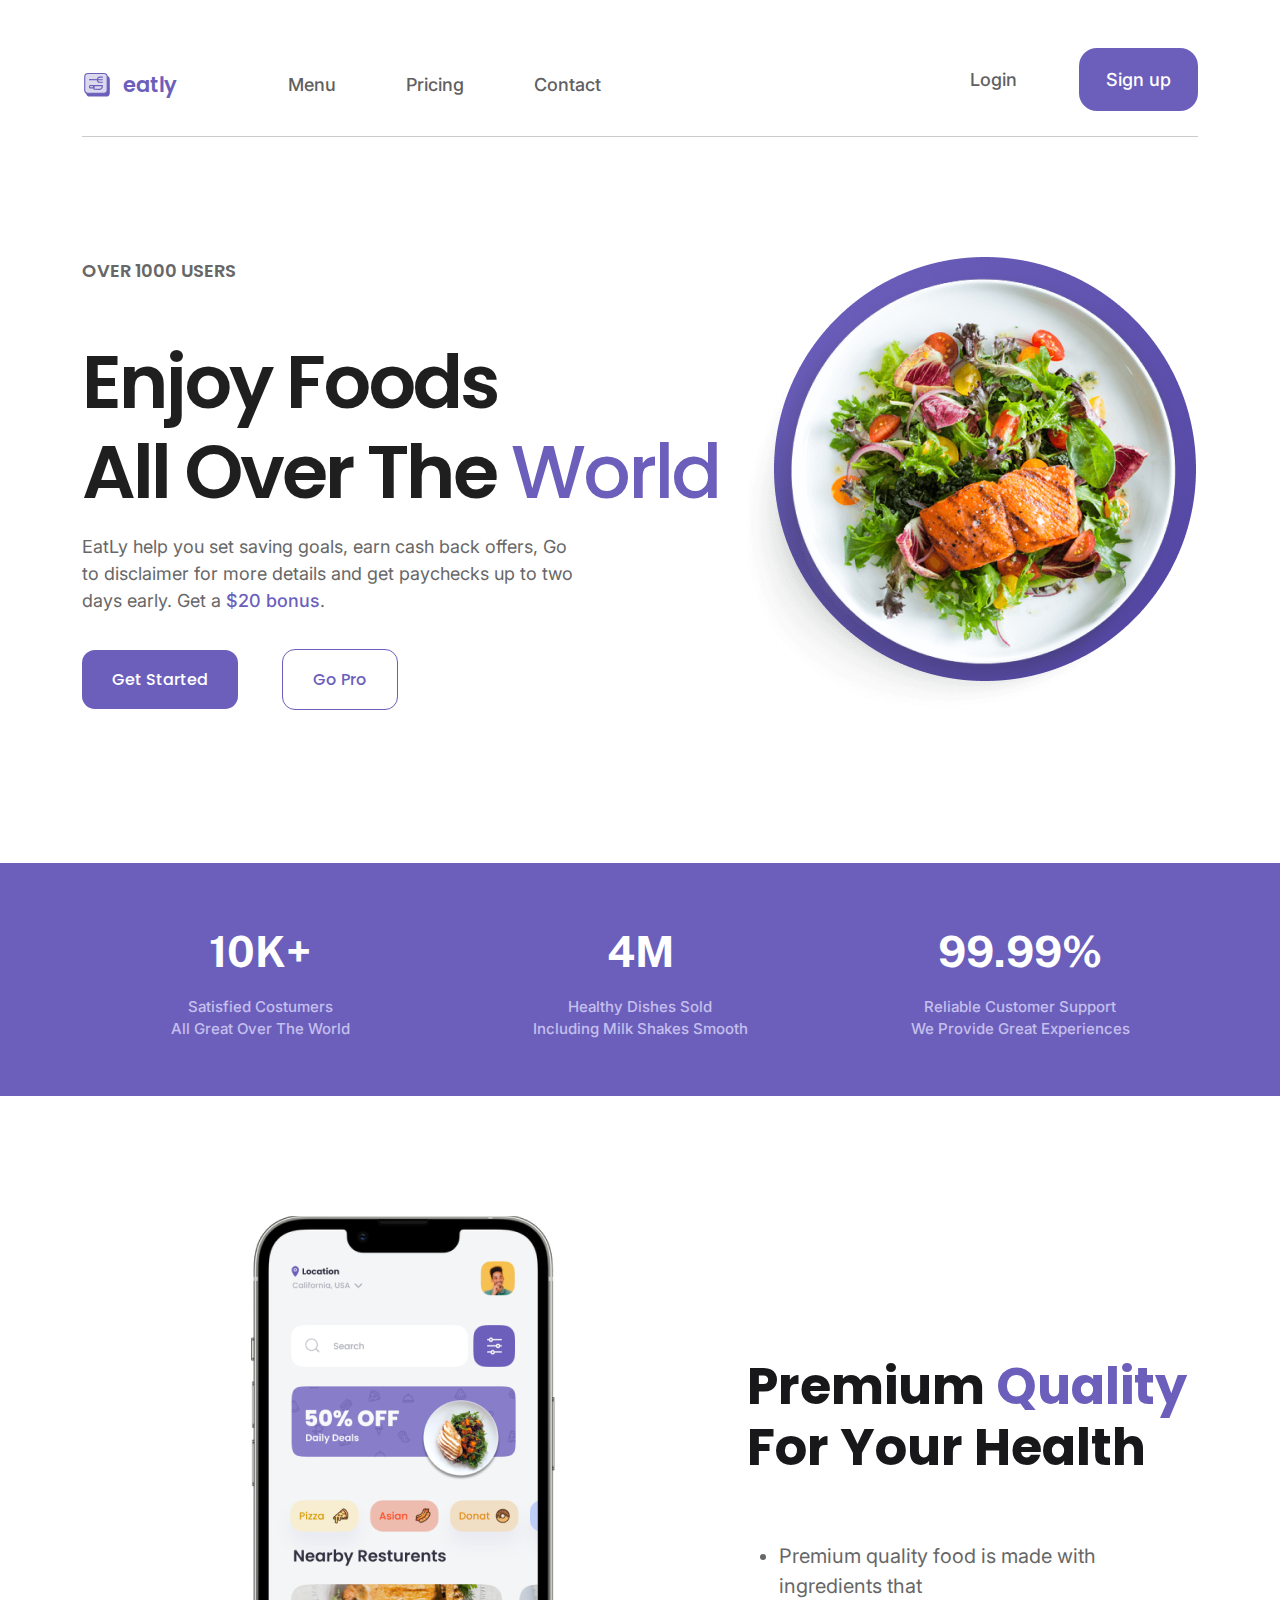
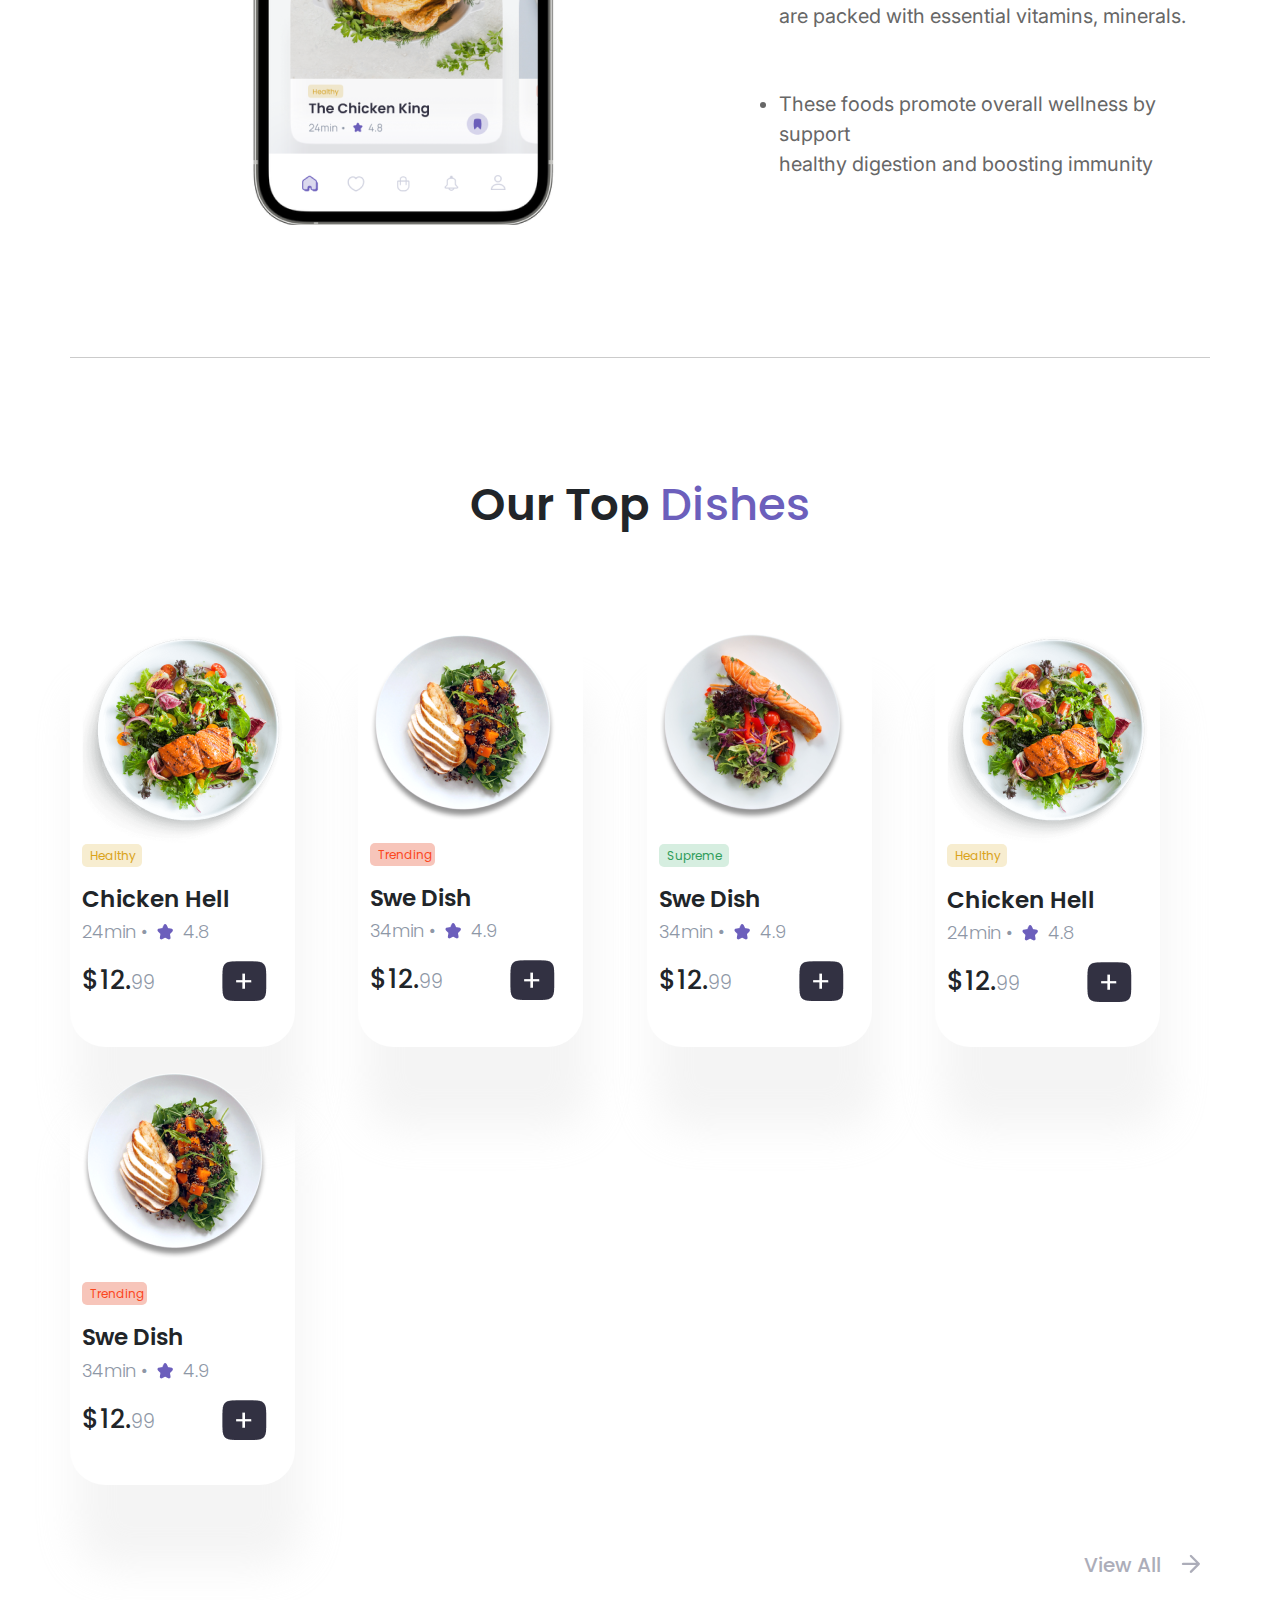
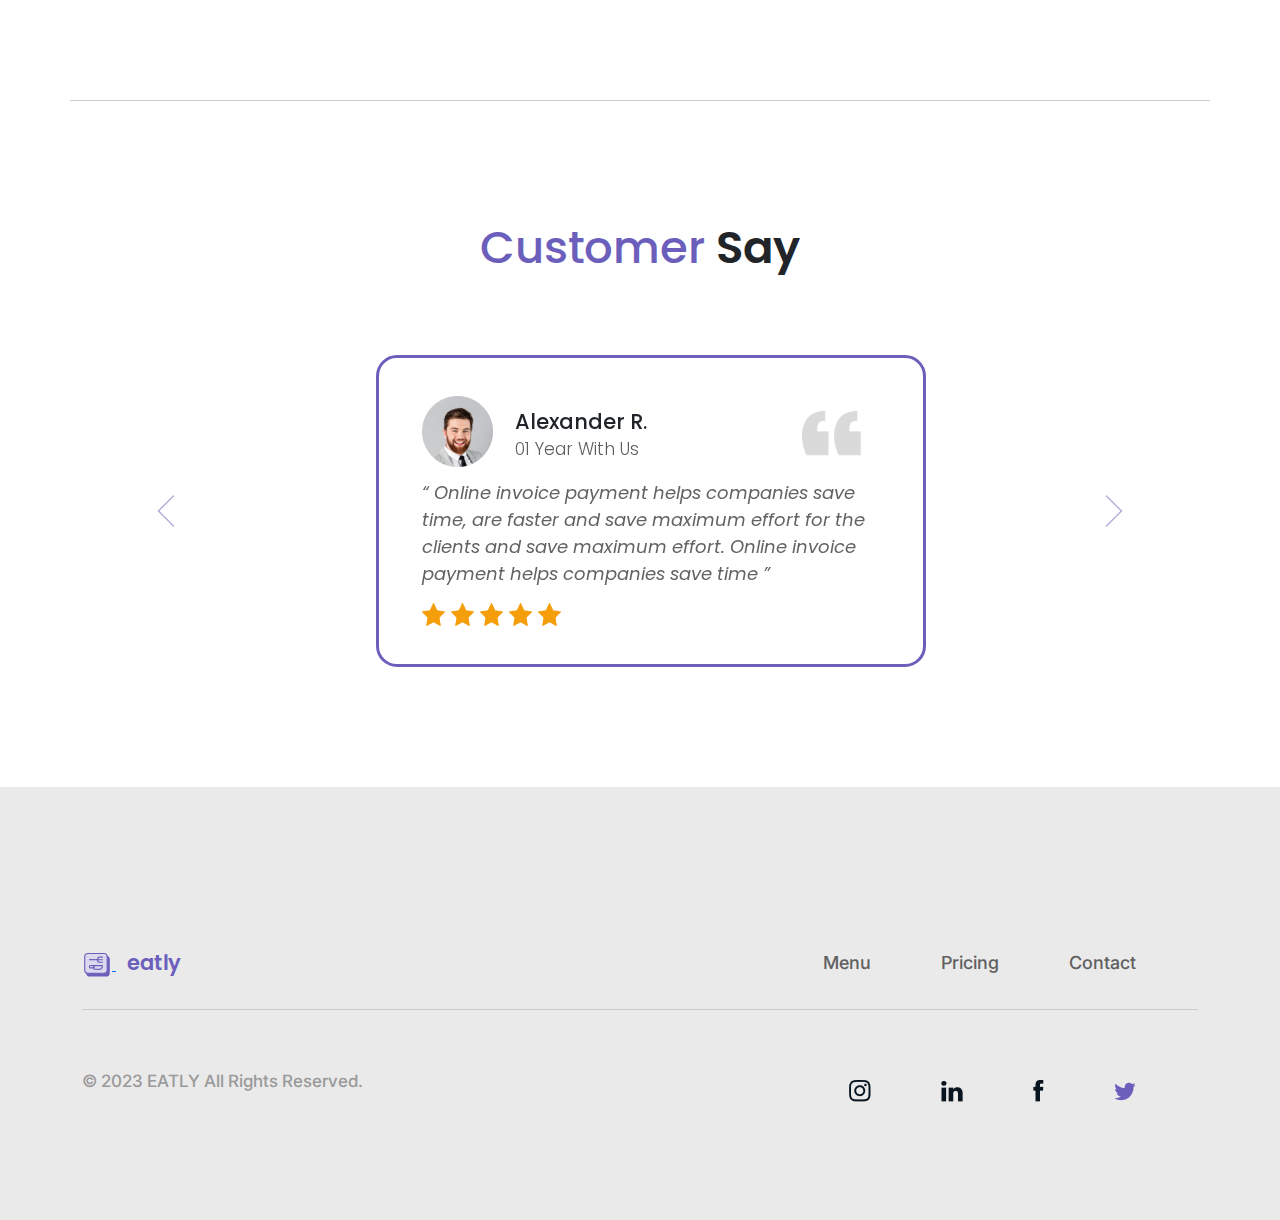
<file: index.html>
<!DOCTYPE html>
<html lang="en">
<head>
    <meta charset="UTF-8">
    <meta name="viewport" content="width=device-width, initial-scale=1.0">
    <title>home</title>
    <link href="https://cdn.jsdelivr.net/npm/bootstrap@5.3.3/dist/css/bootstrap.min.css" rel="stylesheet" integrity="sha384-QWTKZyjpPEjISv5WaRU9OFeRpok6YctnYmDr5pNlyT2bRjXh0JMhjY6hW+ALEwIH" crossorigin="anonymous">
    <link rel="stylesheet" href="style.css">
    <link rel="preconnect" href="https://fonts.googleapis.com">
    <link rel="preconnect" href="https://fonts.gstatic.com" crossorigin>
    <link href="https://fonts.googleapis.com/css2?family=Inter:ital,opsz,wght@0,14..32,100..900;1,14..32,100..900&family=Poppins:ital,wght@0,100;0,200;0,300;0,400;0,500;0,600;0,700;0,800;0,900;1,100;1,200;1,300;1,400;1,500;1,600;1,700;1,800;1,900&family=Roboto:ital,wght@0,100;0,300;0,400;0,500;0,700;0,900;1,100;1,300;1,400;1,500;1,700;1,900&display=swap" rel="stylesheet">
    <link rel="preconnect" href="https://fonts.googleapis.com">
    <link rel="preconnect" href="https://fonts.gstatic.com" crossorigin>
    <link href="https://fonts.googleapis.com/css2?family=Inter:ital,opsz,wght@0,14..32,100..900;1,14..32,100..900&display=swap" rel="stylesheet">
    <link rel="preconnect" href="https://fonts.googleapis.com">
    <link rel="preconnect" href="https://fonts.gstatic.com" crossorigin>
    <link href="https://fonts.googleapis.com/css2?family=Public+Sans:ital,wght@0,100..900;1,100..900&display=swap" rel="stylesheet">
</head>
<body>
    <div class="container">
        <header>
            <nav class="navbar navbar-expand-lg">
                <a href="index.html">
                    <img src='images/Logo.svg' alt="Bootstrap" width="30" height="24">
                </a>
                  <a class="navbar-brand" href="index.html">eatly</a>
                  <button class="navbar-toggler" type="button" data-bs-toggle="collapse" data-bs-target="#navbarSupportedContent" aria-controls="navbarSupportedContent" aria-expanded="false" aria-label="Переключатель навигации">
                    <span class="navbar-toggler-icon"></span>
                  </button>
                  <div class="collapse navbar-collapse" id="navbarSupportedContent">
                    <ul class="navbar-nav me-auto mb-2 mb-lg-0">
                      <li class="nav-item">
                        <a class="nav-link" aria-current="page" href="menu.html">Menu</a>
                      </li>
                      <li class="nav-item">
                        <a class="nav-link" href="pricing.html">Pricing</a>
                      </li>
                      <li class="nav-item">
                        <a class="nav-link" aria-current="page" href="contact.html">Contact</a>
                      </li>
                    </ul>
                    <ul class="navbar-nav mb-2 mb-lg-0 navbar-nav_right">
                        <li class="nav-item">
                            <a class="nav-link" href="signup.html">Login</a>
                        </li>
                        <li class="nav-item">
                            <a class="nav-link nav-link_purple" aria-current="page" href="signin.html">Sign up</a>
                        </li>
                    </ul>
                  </div>
                </div>
              </nav>
        </header>
    </div>

        <div class="main container">
            <div class="row">
                <div class="col">
                    <p class="users">OVER 1000 USERS</p>
                    <h1>Enjoy Foods <br> All Over The <span>World</span></h1>
                    <p>EatLy help you set saving goals, earn cash back offers, Go <br> to disclaimer for more details and get paychecks up to two <br> days early. Get a <span>$20 bonus</span>.</p>
                    <div class="row">
                        <div class="col col-main_link"><a href="signup.html" class="main-links main-links_left">Get Started</a></div>
                        <div class="col"><a class="main-links main-links_right" href="pricing.html">Go Pro</a></div>
                    </div>
                </div>
                <div class="col-5"><img src="images/main.png" alt="food"></div>
            </div>
        </div>

    <div class="statistics">
        <div class="container">
            <div class="row">
                <div class="col">
                    <p class="numbers">10K+</p>
                    <p class="statistics-text">Satisfied Costumers <br> All Great Over The World </p>
                </div>
                <div class="col">
                    <p class="numbers">4M</p>
                    <p class="statistics-text">Healthy Dishes Sold <br> Including Milk Shakes Smooth</p>
                </div>
                <div class="col">
                    <p class="numbers">99.99%</p>
                    <p class="statistics-text">Reliable Customer Support <br> We Provide Great Experiences</p>
                </div>
            </div>
        </div>
    </div>

    <div class="container premium">
        <div class="row">
            <div class="col-7">
                <img src="images/mobile.png" alt="phone">
            </div>
            <div class="col">
                <h2>Premium <span>Quality</span> <br> For Your Health</h2>
                <ul>
                    <li>Premium quality food is made with ingredients that <br> are packed with essential vitamins, minerals.</li>
                    <li>These foods promote overall wellness by support <br>healthy digestion and boosting immunity</li>
                </ul>
            </div>
        </div>
    </div>

    <div class="dishes container">
        <h2>Our Top <span>Dishes</span></h2>
        <div class="row row-card">
            <div class="col dishes-card dishes-card1">
                <img src="images/food1.png" alt="food">
                <p class="healthy">Healthy</p>
                <p class="dishes_title">Chicken Hell</p>
                <div class="dishes_row">
                    <div><p>24min •</p></div>
                    <div><img src="images/star.png" alt=""></div>
                    <div><p>4.8</p></div>
                </div>
                <div class="row">
                    <div class="col dishes_p"><p class="dishes_numb">$12.<span>99</span></p></div>
                    <div class="col dishes_img"><a href="#"><img src="images/add.png" alt=""></a></div>
                </div>
            </div>
            <div class="col dishes-card dishes-card2">
                <img src="images/food2.png" alt="food">
                <p class="trending">Trending</p>
                <p class="dishes_title">Swe Dish</p>
                <div class="dishes_row">
                    <div><p>34min •</p></div>
                    <div><img src="images/star.png" alt=""></div>
                    <div><p>4.9</p></div>
                </div>
                <div class="row">
                    <div class="col dishes_p"><p class="dishes_numb">$12.<span>99</span></p></div>
                    <div class="col dishes_img"><a href="#"><img src="images/add.png" alt=""></a></div>
                </div>
            </div>
            <div class="col dishes-card dishes-card3">
                <img src="images/food3.png" alt="food">
                <p class="supreme">Supreme</p>
                <p class="dishes_title">Swe Dish</p>
                <div class="dishes_row">
                    <div><p>34min •</p></div>
                    <div><img src="images/star.png" alt=""></div>
                    <div><p>4.9</p></div>
                </div>
                <div class="row">
                    <div class="col dishes_p"><p class="dishes_numb">$12.<span>99</span></p></div>
                    <div class="col dishes_img"><a href="#"><img src="images/add.png" alt=""></a></div>
                </div>
            </div>
            <div class="col dishes-card dishes-card4">
                <img src="images/food4.png" alt="food">
                <p class="healthy">Healthy</p>
                <p class="dishes_title">Chicken Hell</p>
                <div class="dishes_row">
                    <div><p>24min •</p></div>
                    <div><img src="images/star.png" alt=""></div>
                    <div><p>4.8</p></div>
                </div>
                <div class="row">
                    <div class="col dishes_p"><p class="dishes_numb">$12.<span>99</span></p></div>
                    <div class="col dishes_img"><a href="#"><img src="images/add.png" alt=""></a></div>
                </div>
            </div>
            <div class="col dishes-card dishes-card_end">
                <img src="images/food5.png" alt="food">
                <p class="trending">Trending</p>
                <p class="dishes_title">Swe Dish</p>
                <div class="dishes_row">
                    <div><p>34min •</p></div>
                    <div><img src="images/star.png" alt=""></div>
                    <div><p>4.9</p></div>
                </div>
                <div class="row">
                    <div class="col dishes_p"><p class="dishes_numb">$12.<span>99</span></p></div>
                    <div class="col  dishes_img"><a href="#"><img src="images/add.png" alt=""></a></div>
                </div>
            </div>
        </div>
        <div class="dishes-links">
            <div class=" dishes-links_1"><a class="dishes-link_left" href="menu.html">View All</a></div>
            <div class=" dishes-links_2"><a class="dishes-link_right" href="menu.html"><img src="images/arrow.png" alt=""></a></div>
        </div>
    </div>
    
    <div class="review container">
        <h2><span>Customer</span> Say</h2>

        <div id="carouselExample" class="carousel slide">
            <div class="carousel-inner">
              <div class="carousel-item active">
                <div class="carousel-item_flex">
                    <div><img src="images/man.png" alt="man"></div>
                    <div>
                        <p class="carousel-item_flexname">Alexander R.</p>
                        <p class="carousel-item_flexp">01 Year With Us </p>
                    </div>
                    <div class="quotes"><img src="images/quotes.png" alt="quotes"></div>
                </div>
                <p class="quotes-text">“ Online invoice payment helps companies save <br> time, are faster and save maximum effort for the <br> clients and save maximum effort. Online invoice <br> payment helps companies save time ”</p>
                    <div class="customer_stars">
                        <img src="images/star2.png" alt="add"><img src="images/star2.png" alt="add"><img src="images/star2.png" alt="add"><img src="images/star2.png" alt="add"><img src="images/star2.png" alt="add">
                    </div>
              </div>
              <div class="carousel-item">
                <div class="carousel-item_flex">
                    <div><img src="images/man.png" alt="man"></div>
                    <div>
                        <p class="carousel-item_flexname">Alexander R.</p>
                        <p class="carousel-item_flexp">01 Year With Us </p>
                    </div>
                    <div class="quotes"><img src="images/quotes.png" alt="quotes"></div>
                </div>
                <p class="quotes-text">“ Online invoice payment helps companies save <br> time, are faster and save maximum effort for the <br> clients and save maximum effort. Online invoice <br> payment helps companies save time ”</p>
                    <div class="customer_stars">
                        <img src="images/star2.png" alt="add"><img src="images/star2.png" alt="add"><img src="images/star2.png" alt="add"><img src="images/star2.png" alt="add"><img src="images/star2.png" alt="add">
                    </div>
              </div>
              <div class="carousel-item">
                <div class="carousel-item_flex">
                    <div><img src="images/man.png" alt="man"></div>
                    <div>
                        <p class="carousel-item_flexname">Alexander R.</p>
                        <p class="carousel-item_flexp">01 Year With Us </p>
                    </div>
                    <div class="quotes"><img src="images/quotes.png" alt="quotes"></div>
                </div>
                <p class="quotes-text">“ Online invoice payment helps companies save <br> time, are faster and save maximum effort for the <br> clients and save maximum effort. Online invoice <br> payment helps companies save time ”</p>
                    <div class="customer_stars">
                        <img src="images/star2.png" alt="add"><img src="images/star2.png" alt="add"><img src="images/star2.png" alt="add"><img src="images/star2.png" alt="add"><img src="images/star2.png" alt="add">
                    </div>
              </div>
            </div>
            <div class="back">
            </div>
            <button class="carousel-control-prev" type="button" data-bs-target="#carouselExample" data-bs-slide="prev">
              <span class="carousel-control-prev-icon" aria-hidden="true"></span>
              <span class="visually-hidden">Предыдущий</span>
            </button>
            <button class="carousel-control-next" type="button" data-bs-target="#carouselExample" data-bs-slide="next">
              <span class="carousel-control-next-icon" aria-hidden="true"></span>
              <span class="visually-hidden">Следующий</span>
            </button>
        </div>
        
    </div>

    <footer>
        <div class="container">
            <nav class="navbar navbar-expand-lg navbar_footer1">
                <div>
                    <a href="index.html">
                        <img src='images/Logo.svg' alt="Bootstrap" width="30" height="24">
                    </a>
                      <a class="navbar-brand_footer navbar-brand" href="index.html">eatly</a>
                </div>
                  <div class="collapse navbar-collapse navbar-div" id="navbarSupportedContent">
                    <ul class="navbar-nav mb-2 mb-lg-0 navbar-nav_rightfooter navbar-end">
                        <li class="nav-item">
                            <a class="nav-link" aria-current="page" href="menu.html">Menu</a>
                          </li>
                          <li class="nav-item">
                            <a class="nav-link" href="pricing.html">Pricing</a>
                          </li>
                          <li class="nav-item nav-item_contact">
                            <a class="nav-link" aria-current="page" href="contact.html">Contact</a>
                        </li>
                    </ul>
                  </div>
              </nav>
    

    <nav class="navbar navbar-expand-lg navbar_footer">
        <p>© 2023 EATLY All Rights Reserved.</p>
        <div class="collapse navbar-collapse navbar-div" id="navbarSupportedContent">
            <ul class="navbar-nav mb-2 mb-lg-0 navbar-nav_rightfooter navbar-end">
                <li class="nav-item">
                    <a class="nav-link" href="#">
                        <img src="images/insta.png" alt="Instagram" >
                    </a>
                </li>
                <li class="nav-item">
                    <a class="nav-link" href="#">
                        <img src="images/linkedin.png" alt="LinkedIn" >
                    </a>
                </li>
                <li class="nav-item nav-item_contact">
                    <a class="nav-link" href="#">
                        <img src="images/facebook.png" alt="Facebook" a>
                    </a>
                </li>
                <li class="nav-item">
                    <a class="nav-link" href="#">
                        <img src="images/twitter.png" alt="Twitter" >
                    </a>
                </li>
            </ul>
        </div>
    </nav>


        </div>
    </footer>
    <script src="https://cdn.jsdelivr.net/npm/bootstrap@5.3.3/dist/js/bootstrap.bundle.min.js" integrity="sha384-YvpcrYf0tY3lHB60NNkmXc5s9fDVZLESaAA55NDzOxhy9GkcIdslK1eN7N6jIeHz" crossorigin="anonymous"></script>
</body>
</html>
</file>
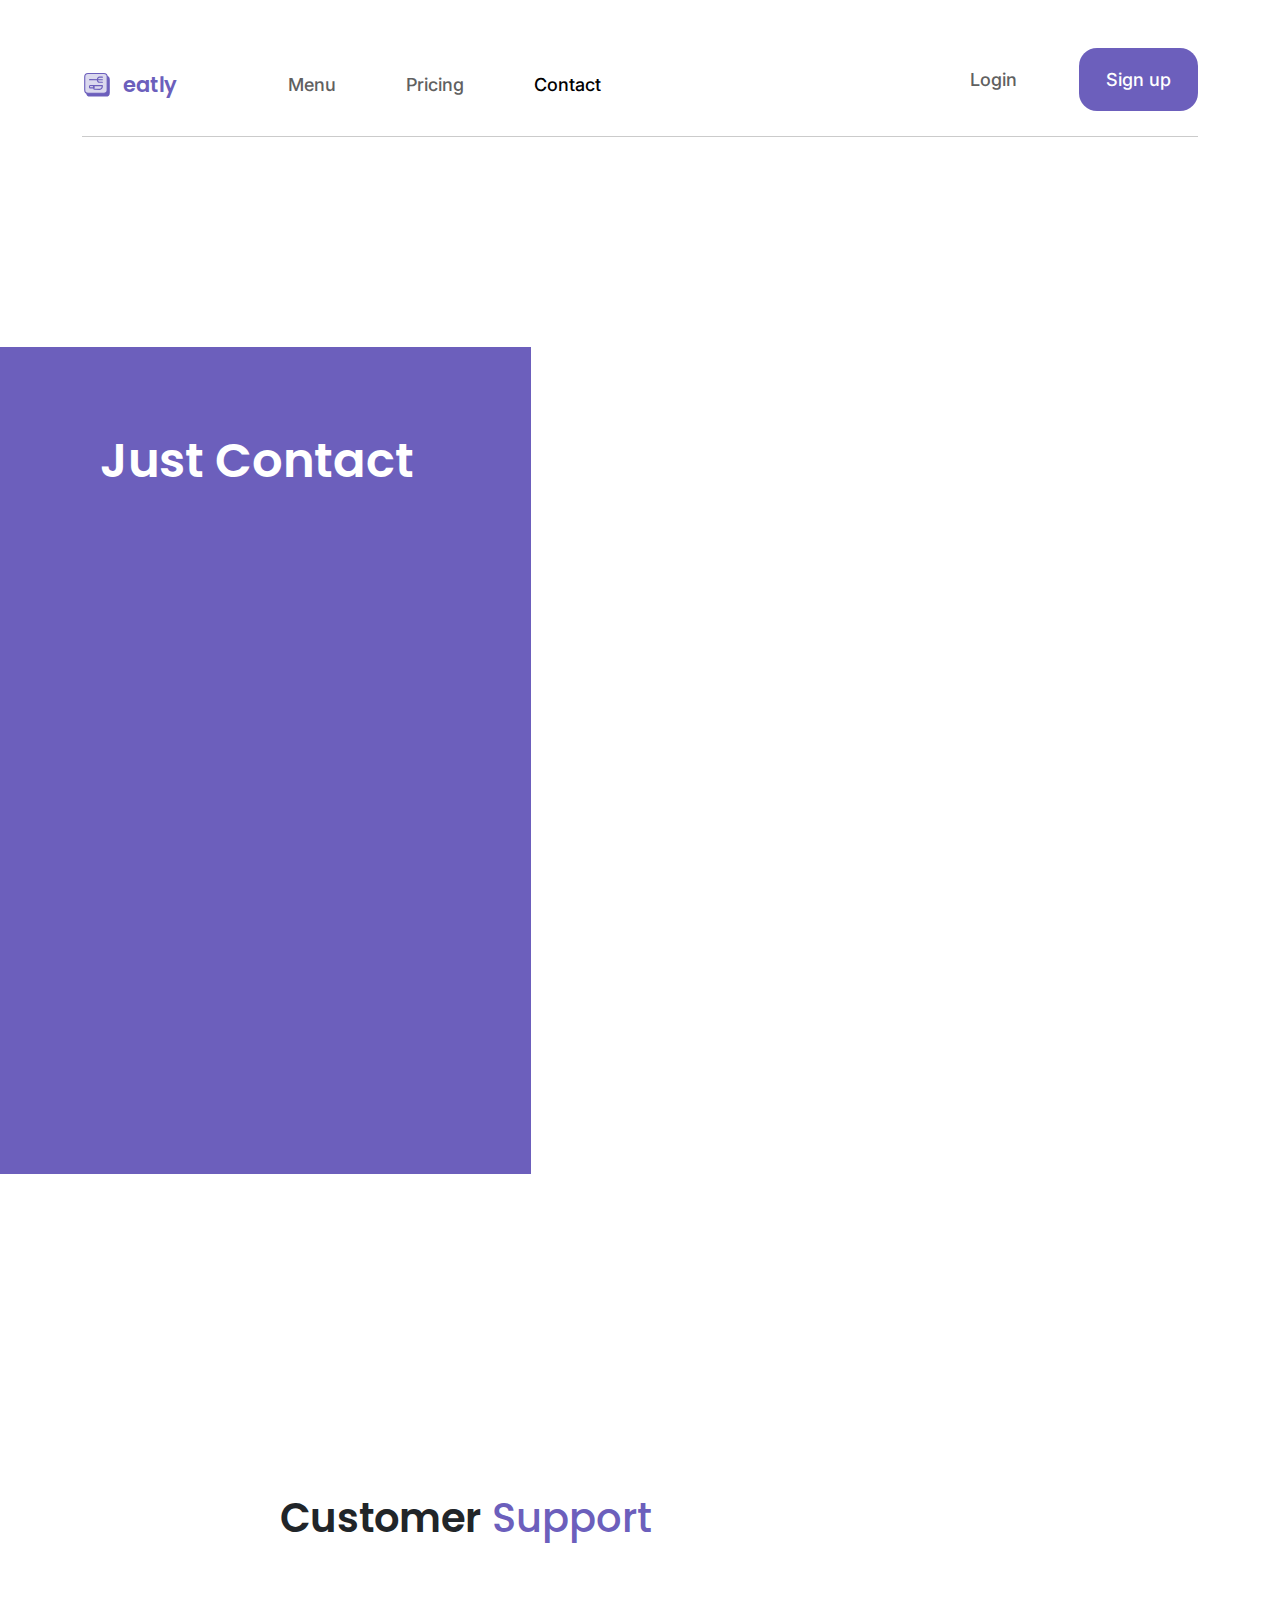
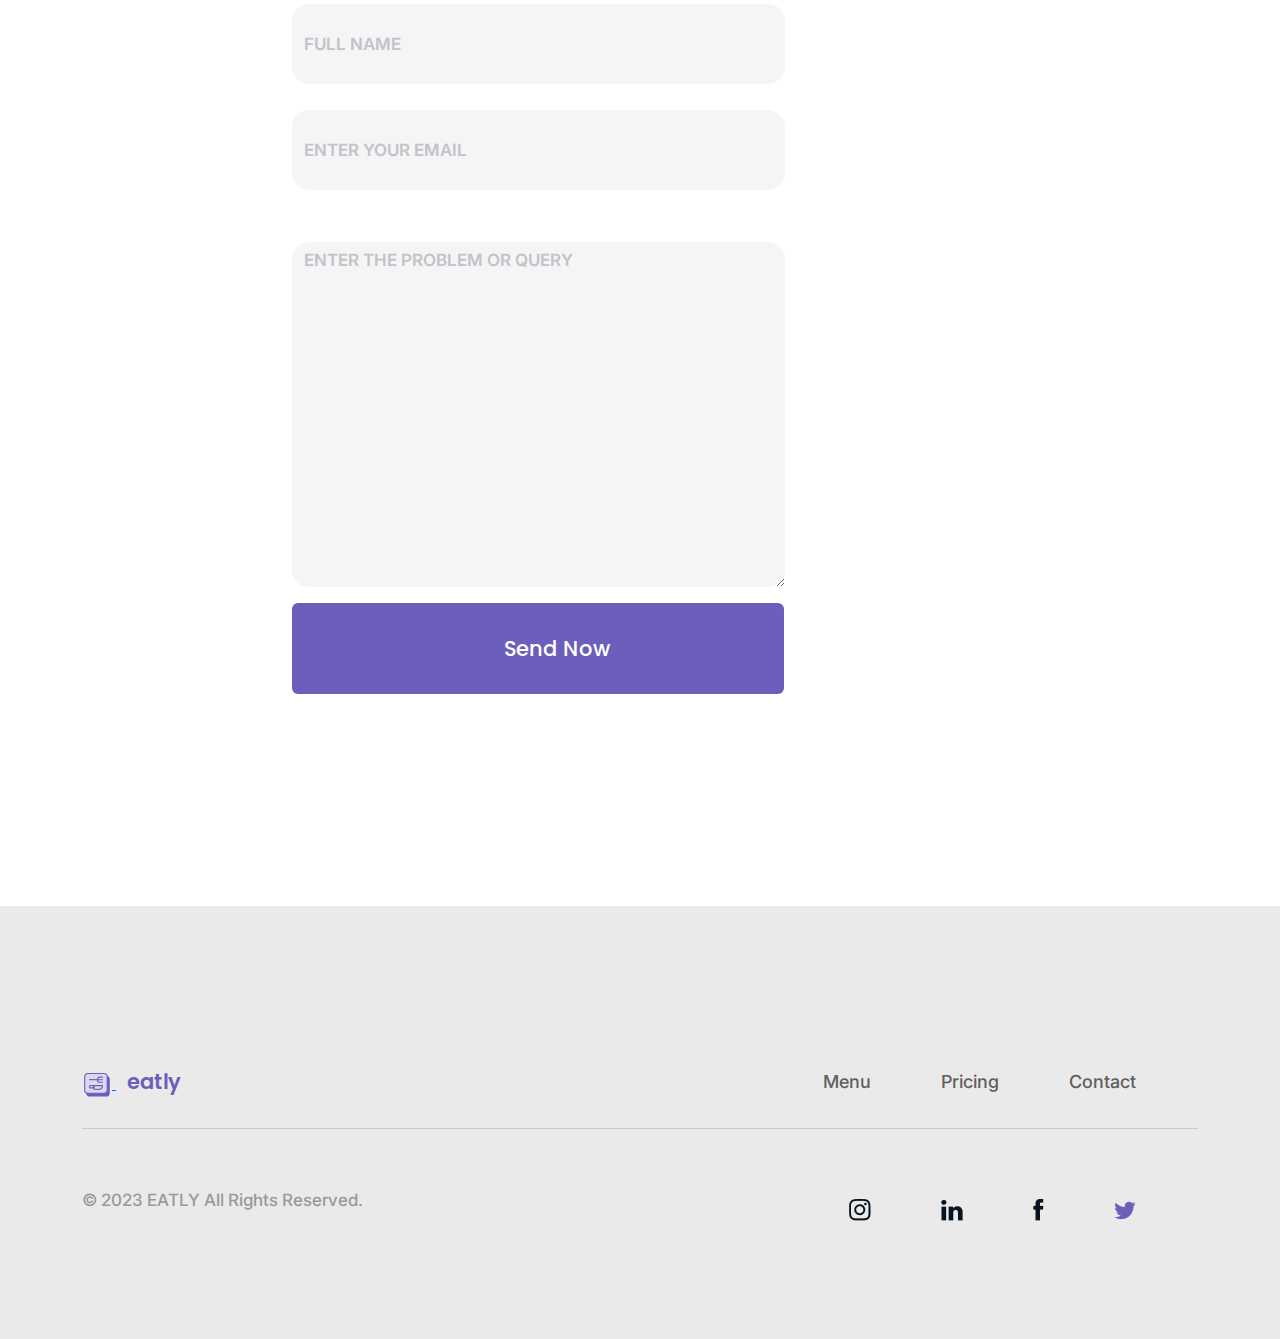
<file: contact.html>
<!DOCTYPE html>
<html lang="en">
<head>
    <meta charset="UTF-8">
    <meta name="viewport" content="width=device-width, initial-scale=1.0">
    <title>pricing</title>
    <link href="https://cdn.jsdelivr.net/npm/bootstrap@5.3.3/dist/css/bootstrap.min.css" rel="stylesheet" integrity="sha384-QWTKZyjpPEjISv5WaRU9OFeRpok6YctnYmDr5pNlyT2bRjXh0JMhjY6hW+ALEwIH" crossorigin="anonymous">
    <link rel="stylesheet" href="style.css">
    <link rel="preconnect" href="https://fonts.googleapis.com">
    <link rel="preconnect" href="https://fonts.gstatic.com" crossorigin>
    <link href="https://fonts.googleapis.com/css2?family=Inter:ital,opsz,wght@0,14..32,100..900;1,14..32,100..900&family=Poppins:ital,wght@0,100;0,200;0,300;0,400;0,500;0,600;0,700;0,800;0,900;1,100;1,200;1,300;1,400;1,500;1,600;1,700;1,800;1,900&family=Roboto:ital,wght@0,100;0,300;0,400;0,500;0,700;0,900;1,100;1,300;1,400;1,500;1,700;1,900&display=swap" rel="stylesheet">
    <link rel="preconnect" href="https://fonts.googleapis.com">
    <link rel="preconnect" href="https://fonts.gstatic.com" crossorigin>
    <link href="https://fonts.googleapis.com/css2?family=Inter:ital,opsz,wght@0,14..32,100..900;1,14..32,100..900&display=swap" rel="stylesheet">
    <link rel="preconnect" href="https://fonts.googleapis.com">
    <link rel="preconnect" href="https://fonts.gstatic.com" crossorigin>
    <link href="https://fonts.googleapis.com/css2?family=Public+Sans:ital,wght@0,100..900;1,100..900&display=swap" rel="stylesheet">
</head>
<body>
    <div class="container">
        <header>
            <nav class="navbar navbar-expand-lg">
                <a href="index.html">
                    <img src='images/Logo.svg' alt="Bootstrap" width="30" height="24">
                </a>
                  <a class="navbar-brand" href="index.html">eatly</a>
                  <button class="navbar-toggler" type="button" data-bs-toggle="collapse" data-bs-target="#navbarSupportedContent" aria-controls="navbarSupportedContent" aria-expanded="false" aria-label="Переключатель навигации">
                    <span class="navbar-toggler-icon"></span>
                  </button>
                  <div class="collapse navbar-collapse" id="navbarSupportedContent">
                    <ul class="navbar-nav me-auto mb-2 mb-lg-0">
                      <li class="nav-item">
                        <a class="nav-link" aria-current="page" href="menu.html">Menu</a>
                      </li>
                      <li class="nav-item">
                        <a class="nav-link" href="pricing.html">Pricing</a>
                      </li>
                      <li class="nav-item">
                        <a class="nav-link active" aria-current="page" href="#">Contact</a>
                      </li>
                    </ul>
                    <ul class="navbar-nav mb-2 mb-lg-0 navbar-nav_right">
                        <li class="nav-item">
                            <a class="nav-link" href="signup.html">Login</a>
                        </li>
                        <li class="nav-item">
                            <a class="nav-link nav-link_purple" aria-current="page" href="signin.html">Sign up</a>
                        </li>
                    </ul>
                  </div>
                </div>
              </nav>
        </header>
    </div>

    <div class="contact">
        <div class="row">
            <div class="col-5 contact-purple">
                <h2>Just Contact</h2>
            </div>
            <div class="col contact-form">
                <h3>Customer <span>Support</span></h3>
                <div class="container">
                    <form action="/example/handler.php" method="post">
                        <div class="mb-3">
                            <label for="exampleInputName" class="form-label">Полное имя</label>
                            <input type="text" class="form-control" id="exampleInputName" aria-describedby="textlHelp" placeholder="full name" required>
                        </div>
                        <div class="mb-3">
                        <label for="exampleInputEmail1" class="form-label">Адрес электронной почты</label>
                        <input type="email" class="form-control" id="exampleInputEmail1" aria-describedby="emailHelp" placeholder="enter your email " required>
                        </div>
                        <div class="mb-3">
                        <label for="exampleInputtextarea" class="form-label">Текст</label>
                        <textarea class="form-control" id="exampleFormControlTextarea1" placeholder="Enter The Problem Or Query" required></textarea>
                        </div>
                        <div id="liveAlertPlaceholder"></div>
                        <button type="button" class="btn" id="liveAlertBtn"><p>Send Now</p></button>
                    </form>
                </div>
            </div>
        </div>
    </div>

    <footer>
        <div class="container">
            <nav class="navbar navbar-expand-lg navbar_footer1">
                <div>
                    <a href="index.html">
                        <img src='images/Logo.svg' alt="Bootstrap" width="30" height="24">
                    </a>
                      <a class="navbar-brand_footer navbar-brand" href="index.html">eatly</a>
                </div>
                  <div class="collapse navbar-collapse navbar-div" id="navbarSupportedContent">
                    <ul class="navbar-nav mb-2 mb-lg-0 navbar-nav_rightfooter navbar-end">
                        <li class="nav-item">
                            <a class="nav-link" aria-current="page" href="menu.html">Menu</a>
                          </li>
                          <li class="nav-item">
                            <a class="nav-link" href="pricing.html">Pricing</a>
                          </li>
                          <li class="nav-item nav-item_contact">
                            <a class="nav-link" aria-current="page" href="#">Contact</a>
                        </li>
                    </ul>
                  </div>
              </nav>
    

    <nav class="navbar navbar-expand-lg navbar_footer">
        <p>© 2023 EATLY All Rights Reserved.</p>
        <div class="collapse navbar-collapse navbar-div" id="navbarSupportedContent">
            <ul class="navbar-nav mb-2 mb-lg-0 navbar-nav_rightfooter navbar-end">
                <li class="nav-item">
                    <a class="nav-link" href="#">
                        <img src="images/insta.png" alt="Instagram" >
                    </a>
                </li>
                <li class="nav-item">
                    <a class="nav-link" href="#">
                        <img src="images/linkedin.png" alt="LinkedIn" >
                    </a>
                </li>
                <li class="nav-item nav-item_contact">
                    <a class="nav-link" href="#">
                        <img src="images/facebook.png" alt="Facebook" a>
                    </a>
                </li>
                <li class="nav-item">
                    <a class="nav-link" href="#">
                        <img src="images/twitter.png" alt="Twitter" >
                    </a>
                </li>
            </ul>
        </div>
    </nav>


        </div>
    </footer>

    <script src="https://cdn.jsdelivr.net/npm/bootstrap@5.3.3/dist/js/bootstrap.bundle.min.js" integrity="sha384-YvpcrYf0tY3lHB60NNkmXc5s9fDVZLESaAA55NDzOxhy9GkcIdslK1eN7N6jIeHz" crossorigin="anonymous">
    </script>
    <script>
        const alertPlaceholder = document.getElementById('liveAlertPlaceholder')
const appendAlert = (message, type) => {
  const wrapper = document.createElement('div')
  wrapper.innerHTML = [
    `<div class="alert alert-${type} alert-dismissible" role="alert">`,
    `   <div>${message}</div>`,
    '   <button type="button" class="btn-close" data-bs-dismiss="alert" aria-label="Close"></button>',
    '</div>'
  ].join('')

  alertPlaceholder.append(wrapper)
}

const alertTrigger = document.getElementById('liveAlertBtn')
if (alertTrigger) {
  alertTrigger.addEventListener('click', () => {
    appendAlert('Your message has been sent', 'success')
  })
}
    </script>
</body>
</html>
</file>
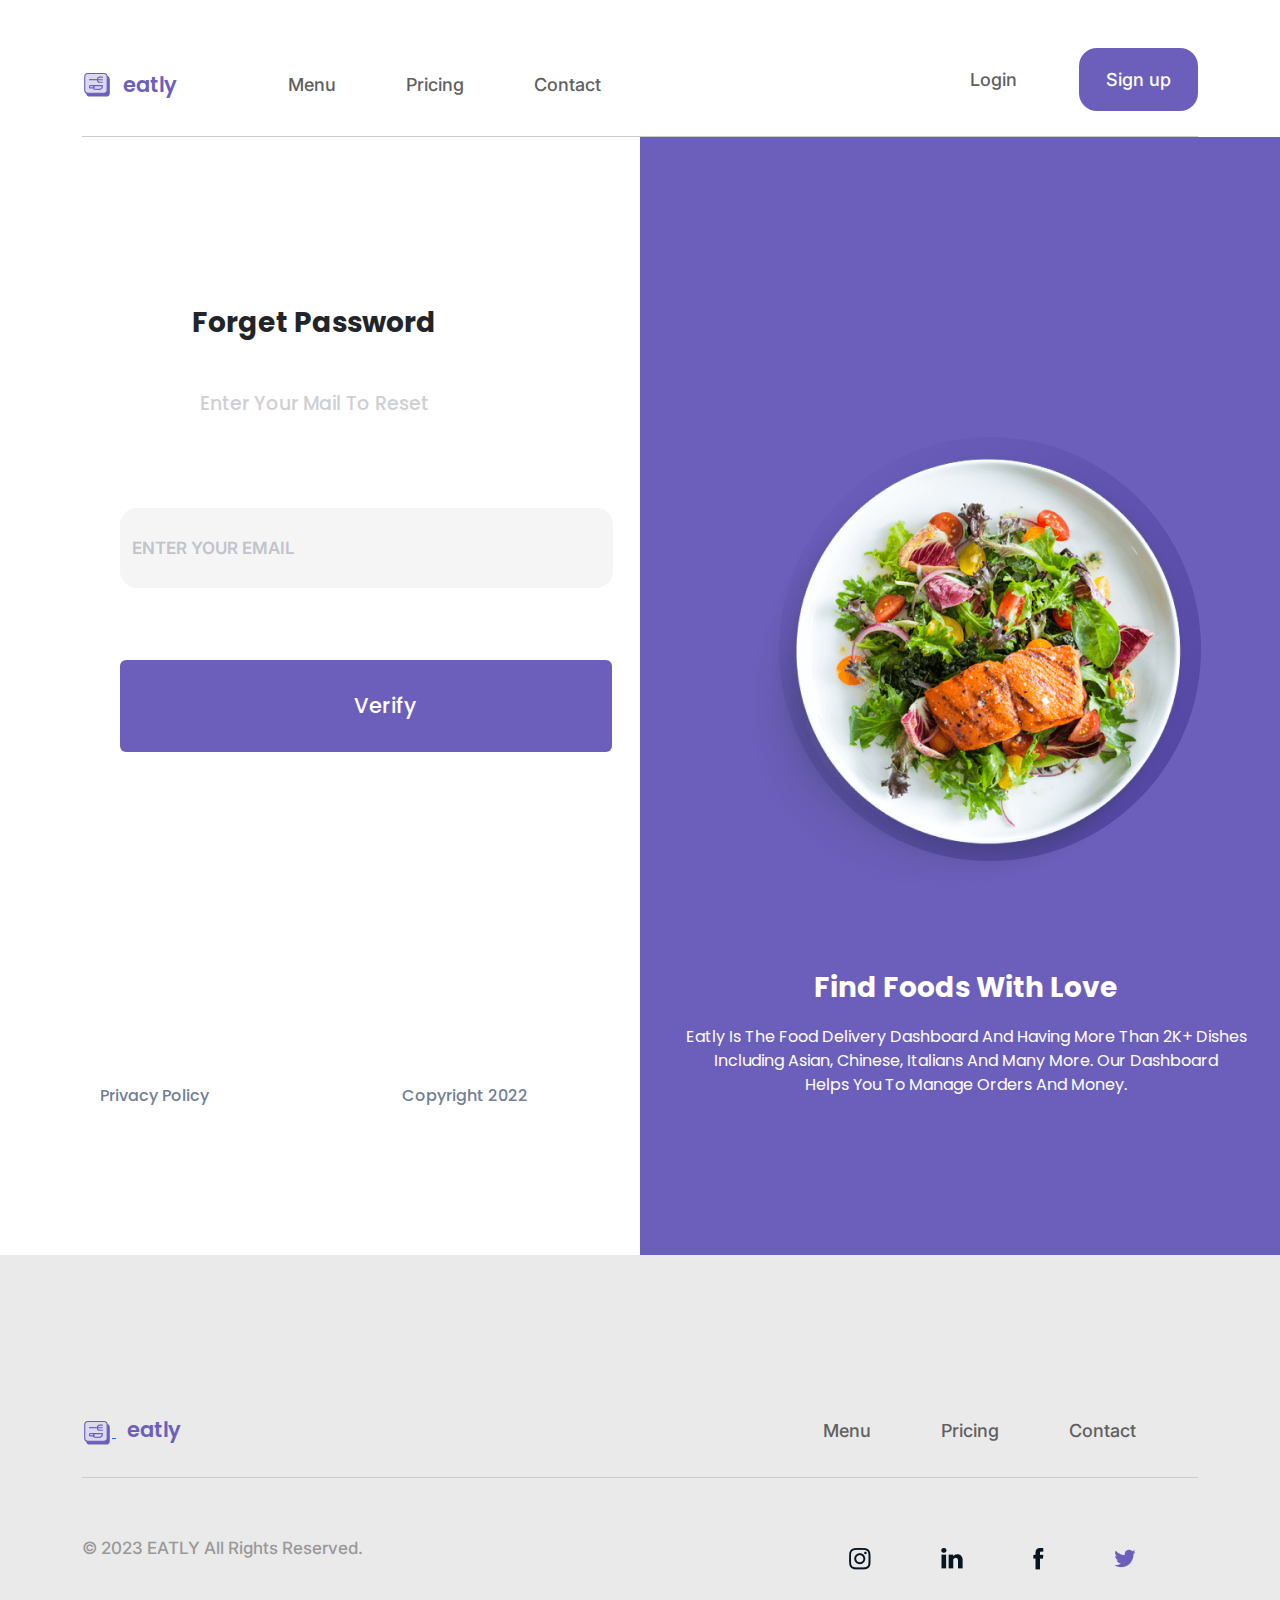
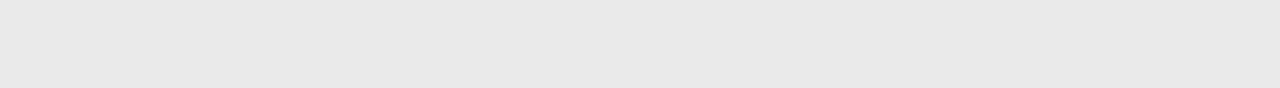
<file: forget.html>
<!DOCTYPE html>
<html lang="en">
<head>
    <meta charset="UTF-8">
    <meta name="viewport" content="width=device-width, initial-scale=1.0">
    <title>home</title>
    <link href="https://cdn.jsdelivr.net/npm/bootstrap@5.3.3/dist/css/bootstrap.min.css" rel="stylesheet" integrity="sha384-QWTKZyjpPEjISv5WaRU9OFeRpok6YctnYmDr5pNlyT2bRjXh0JMhjY6hW+ALEwIH" crossorigin="anonymous">
    <link rel="stylesheet" href="style.css">
    <link rel="preconnect" href="https://fonts.googleapis.com">
    <link rel="preconnect" href="https://fonts.gstatic.com" crossorigin>
    <link href="https://fonts.googleapis.com/css2?family=Inter:ital,opsz,wght@0,14..32,100..900;1,14..32,100..900&family=Poppins:ital,wght@0,100;0,200;0,300;0,400;0,500;0,600;0,700;0,800;0,900;1,100;1,200;1,300;1,400;1,500;1,600;1,700;1,800;1,900&family=Roboto:ital,wght@0,100;0,300;0,400;0,500;0,700;0,900;1,100;1,300;1,400;1,500;1,700;1,900&display=swap" rel="stylesheet">
    <link rel="preconnect" href="https://fonts.googleapis.com">
    <link rel="preconnect" href="https://fonts.gstatic.com" crossorigin>
    <link href="https://fonts.googleapis.com/css2?family=Inter:ital,opsz,wght@0,14..32,100..900;1,14..32,100..900&display=swap" rel="stylesheet">
    <link rel="preconnect" href="https://fonts.googleapis.com">
    <link rel="preconnect" href="https://fonts.gstatic.com" crossorigin>
    <link href="https://fonts.googleapis.com/css2?family=Public+Sans:ital,wght@0,100..900;1,100..900&display=swap" rel="stylesheet">
</head>
<body>
    <div class="container">
        <header>
            <nav class="navbar navbar-expand-lg">
                <a href="index.html">
                    <img src='images/Logo.svg' alt="Bootstrap" width="30" height="24">
                </a>
                  <a class="navbar-brand" href="index.html">eatly</a>
                  <button class="navbar-toggler" type="button" data-bs-toggle="collapse" data-bs-target="#navbarSupportedContent" aria-controls="navbarSupportedContent" aria-expanded="false" aria-label="Переключатель навигации">
                    <span class="navbar-toggler-icon"></span>
                  </button>
                  <div class="collapse navbar-collapse" id="navbarSupportedContent">
                    <ul class="navbar-nav me-auto mb-2 mb-lg-0">
                      <li class="nav-item">
                        <a class="nav-link" aria-current="page" href="menu.html">Menu</a>
                      </li>
                      <li class="nav-item">
                        <a class="nav-link" href="pricing.html">Pricing</a>
                      </li>
                      <li class="nav-item">
                        <a class="nav-link" aria-current="page" href="contact.html">Contact</a>
                      </li>
                    </ul>
                    <ul class="navbar-nav mb-2 mb-lg-0 navbar-nav_right">
                        <li class="nav-item">
                            <a class="nav-link" href="signup.html">Login</a>
                        </li>
                        <li class="nav-item">
                            <a class="nav-link nav-link_purple" aria-current="page" href="signin.html">Sign up</a>
                        </li>
                    </ul>
                  </div>
                </div>
              </nav>
        </header>
    </div>

    <div class="signup row">
        <div class="col">
            <div>
                <div class="col signup_container">
                    <h3>Forget Password</h3>
                    <p class="reset">Enter Your Mail To Reset</p>
                    <form action="/example/handler.php" method="post" class="signup_form">
                        <div class="mb-3">
                        <label for="exampleInputEmail1" class="form-label">Адрес электронной почты</label>
                        <input type="email" class="form-control forget_email" id="exampleInputEmail1" aria-describedby="emailHelp" placeholder="enter your email " required>
                        </div>
                        <div id="liveAlertPlaceholder"></div>
                        <button type="button" class="btn signin-btn verify" id="liveAlertBtn"><p>Verify</p></button>
                    </form>
                </div>
            </div>
            <div class="privacy privacy-forget">
                <p>Privacy Policy</p>
                <p>Copyright 2022</p>
            </div>
        </div>
        <div class="col signup_block">
            <div>
                <img src="images/main.png" alt="food">
                <h3>Find Foods With Love </h3>
                <p>Eatly Is The Food Delivery Dashboard And Having More Than 2K+ Dishes <br>Including Asian, Chinese, Italians And Many More. Our Dashboard <br>Helps You To Manage Orders And Money.</p>
            </div>
        </div>
    </div>

    <footer>
        <div class="container">
            <nav class="navbar navbar-expand-lg navbar_footer1">
                <div>
                    <a href="index.html">
                        <img src='images/Logo.svg' alt="Bootstrap" width="30" height="24">
                    </a>
                      <a class="navbar-brand_footer navbar-brand" href="index.html">eatly</a>
                </div>
                  <div class="collapse navbar-collapse navbar-div" id="navbarSupportedContent">
                    <ul class="navbar-nav mb-2 mb-lg-0 navbar-nav_rightfooter navbar-end">
                        <li class="nav-item">
                            <a class="nav-link" aria-current="page" href="menu.html">Menu</a>
                          </li>
                          <li class="nav-item">
                            <a class="nav-link" href="pricing.html">Pricing</a>
                          </li>
                          <li class="nav-item nav-item_contact">
                            <a class="nav-link" aria-current="page" href="contact.html">Contact</a>
                        </li>
                    </ul>
                  </div>
              </nav>
    

    <nav class="navbar navbar-expand-lg navbar_footer">
        <p>© 2023 EATLY All Rights Reserved.</p>
        <div class="collapse navbar-collapse navbar-div" id="navbarSupportedContent">
            <ul class="navbar-nav mb-2 mb-lg-0 navbar-nav_rightfooter navbar-end">
                <li class="nav-item">
                    <a class="nav-link" href="#">
                        <img src="images/insta.png" alt="Instagram" >
                    </a>
                </li>
                <li class="nav-item">
                    <a class="nav-link" href="#">
                        <img src="images/linkedin.png" alt="LinkedIn" >
                    </a>
                </li>
                <li class="nav-item nav-item_contact">
                    <a class="nav-link" href="#">
                        <img src="images/facebook.png" alt="Facebook" a>
                    </a>
                </li>
                <li class="nav-item">
                    <a class="nav-link" href="#">
                        <img src="images/twitter.png" alt="Twitter" >
                    </a>
                </li>
            </ul>
        </div>
    </nav>


        </div>
    </footer>
    <script src="https://cdn.jsdelivr.net/npm/bootstrap@5.3.3/dist/js/bootstrap.bundle.min.js" integrity="sha384-YvpcrYf0tY3lHB60NNkmXc5s9fDVZLESaAA55NDzOxhy9GkcIdslK1eN7N6jIeHz" crossorigin="anonymous"></script>
    <script>
        const alertPlaceholder = document.getElementById('liveAlertPlaceholder')
const appendAlert = (message, type) => {
  const wrapper = document.createElement('div')
  wrapper.innerHTML = [
    `<div class="alert alert-${type} alert-dismissible" role="alert">`,
    `   <div>${message}</div>`,
    '   <button type="button" class="btn-close" data-bs-dismiss="alert" aria-label="Close"></button>',
    '</div>'
  ].join('')

  alertPlaceholder.append(wrapper)
}

const alertTrigger = document.getElementById('liveAlertBtn')
if (alertTrigger) {
  alertTrigger.addEventListener('click', () => {
    appendAlert('Your message has been sent', 'success')
  })
}
    </script>
</body>
</html>
</file>
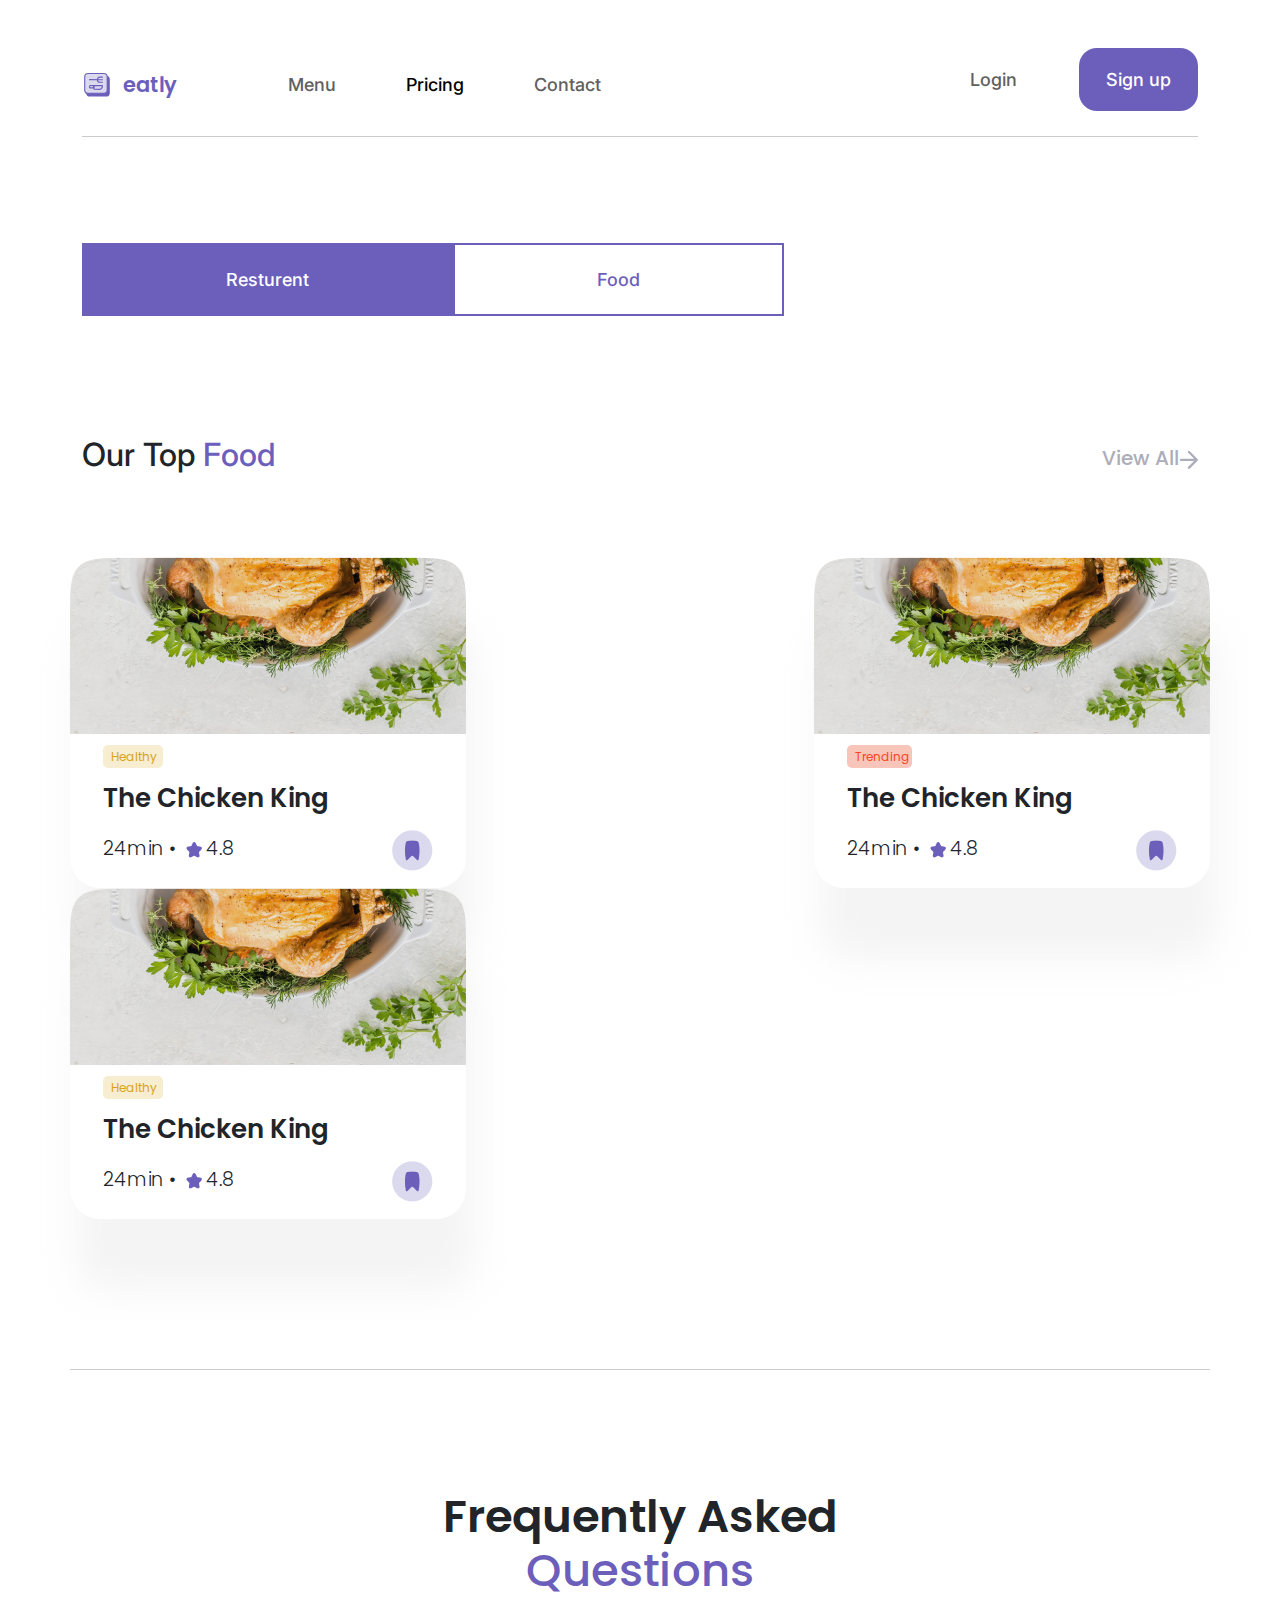
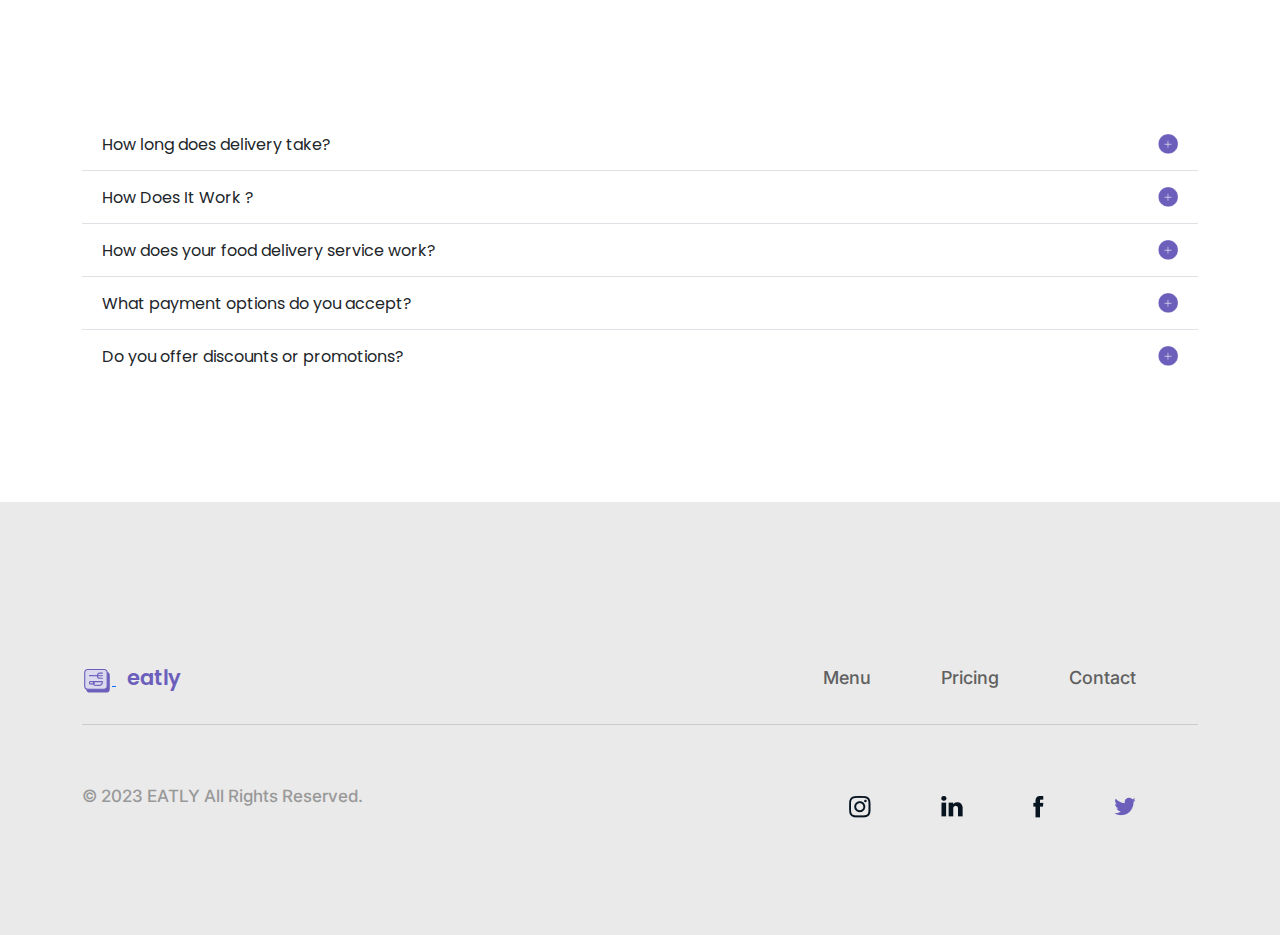
<file: menu.html>
<!DOCTYPE html>
<html lang="en">
<head>
    <meta charset="UTF-8">
    <meta name="viewport" content="width=device-width, initial-scale=1.0">
    <title>faq</title>
    <link href="https://cdn.jsdelivr.net/npm/bootstrap@5.3.3/dist/css/bootstrap.min.css" rel="stylesheet" integrity="sha384-QWTKZyjpPEjISv5WaRU9OFeRpok6YctnYmDr5pNlyT2bRjXh0JMhjY6hW+ALEwIH" crossorigin="anonymous">
    <link rel="stylesheet" href="style.css">
    <link rel="preconnect" href="https://fonts.googleapis.com">
    <link rel="preconnect" href="https://fonts.gstatic.com" crossorigin>
    <link href="https://fonts.googleapis.com/css2?family=Inter:ital,opsz,wght@0,14..32,100..900;1,14..32,100..900&family=Poppins:ital,wght@0,100;0,200;0,300;0,400;0,500;0,600;0,700;0,800;0,900;1,100;1,200;1,300;1,400;1,500;1,600;1,700;1,800;1,900&family=Roboto:ital,wght@0,100;0,300;0,400;0,500;0,700;0,900;1,100;1,300;1,400;1,500;1,700;1,900&display=swap" rel="stylesheet">
    <link rel="preconnect" href="https://fonts.googleapis.com">
    <link rel="preconnect" href="https://fonts.gstatic.com" crossorigin>
    <link href="https://fonts.googleapis.com/css2?family=Inter:ital,opsz,wght@0,14..32,100..900;1,14..32,100..900&display=swap" rel="stylesheet">
    <link rel="preconnect" href="https://fonts.googleapis.com">
    <link rel="preconnect" href="https://fonts.gstatic.com" crossorigin>
    <link href="https://fonts.googleapis.com/css2?family=Public+Sans:ital,wght@0,100..900;1,100..900&display=swap" rel="stylesheet">
</head>
<body>
    <div class="container">
        <header>
            <nav class="navbar navbar-expand-lg">
                <a href="index.html">
                    <img src='images/Logo.svg' alt="Bootstrap" width="30" height="24">
                </a>
                  <a class="navbar-brand" href="index.html">eatly</a>
                  <button class="navbar-toggler" type="button" data-bs-toggle="collapse" data-bs-target="#navbarSupportedContent" aria-controls="navbarSupportedContent" aria-expanded="false" aria-label="Переключатель навигации">
                    <span class="navbar-toggler-icon"></span>
                  </button>
                  <div class="collapse navbar-collapse" id="navbarSupportedContent">
                    <ul class="navbar-nav me-auto mb-2 mb-lg-0">
                      <li class="nav-item">
                        <a class="nav-link" aria-current="page" href="menu.html">Menu</a>
                      </li>
                      <li class="nav-item">
                        <a class="nav-link active" href="pricing.html">Pricing</a>
                      </li>
                      <li class="nav-item">
                        <a class="nav-link" aria-current="page" href="contact.html">Contact</a>
                      </li>
                    </ul>
                    <ul class="navbar-nav mb-2 mb-lg-0 navbar-nav_right">
                        <li class="nav-item">
                            <a class="nav-link" href="signup.html">Login</a>
                        </li>
                        <li class="nav-item">
                            <a class="nav-link nav-link_purple" aria-current="page" href="signin.html">Sign up</a>
                        </li>
                    </ul>
                  </div>
                </div>
              </nav>
        </header>
    </div>

        <div class="container tabs">
            <ul class="nav nav-pills mb-3" id="pills-tab" role="tablist">
                <li class="nav-item" role="presentation">
                  <button class="nav-link active tab-item" id="pills-home-tab" data-bs-toggle="pill" data-bs-target="#pills-home" type="button" role="tab" aria-controls="pills-home" aria-selected="true">Resturent</button>
                </li>
                <li class="nav-item" role="presentation">
                  <button class="nav-link tab-item" id="pills-profile-tab" data-bs-toggle="pill" data-bs-target="#pills-profile" type="button" role="tab" aria-controls="pills-profile" aria-selected="false">Food</button>
                </li>
            </ul>
            <div class="tab-content" id="pills-tabContent">
                <div class="tab-pane fade show active" id="pills-home" role="tabpanel" aria-labelledby="pills-home-tab" tabindex="0">
                    <div class="tab-pane_h2">
                        <h2>Our Top <span>Food</span></h2>
                        <div>
                            <a href="index.html">View All</a>
                            <a href="index.html"><img src="images/arrow.png" alt="arrow"></a>
                        </div>
                    </div>
                    <div class="row row-card">
                        <div class="tab-fullcard">
                            <div class="card-tab">
                                <img src="images/chicken.png" alt="chicken">
                                <div>
                                    <div class="col">
                                        <p class="healthy">Healthy</p>
                                        <p class="tab-title">The Chicken King</p>
                                        <div class="tab-text">
                                            <div class="tab-time">
                                                <div><p>24min •</p></div>
                                                <div><img src="images/star.png" alt=""></div>
                                                <div><p>4.8</p></div>
                                            </div>
                                            <div class="bookmark"><a href="#"><img src="images/bookmark.png" alt="bookmark"></a></div>
                                        </div>
                                    </div>
                                </div>
                            </div>
                        </div>
                        <div class="tab-fullcard">
                            <div class="card-tab">
                                <img src="images/chicken.png" alt="chicken">
                                <div>
                                    <div class="col">
                                        <p class="trending">Trending</p>
                                        <p class="tab-title">The Chicken King</p>
                                        <div class="tab-text">
                                            <div class="tab-time">
                                                <div><p>24min •</p></div>
                                                <div><img src="images/star.png" alt=""></div>
                                                <div><p>4.8</p></div>
                                            </div>
                                            <div class="bookmark"><a href="#"><img src="images/bookmark.png" alt="bookmark"></a></div>
                                        </div>
                                    </div>
                                </div>
                            </div>
                        </div>
                        <div class="tab-fullcard">
                            <div class="card-tab">
                                <img src="images/chicken.png" alt="chicken">
                                <div>
                                    <div class="col">
                                        <p class="healthy">Healthy</p>
                                        <p class="tab-title">The Chicken King</p>
                                        <div class="tab-text">
                                            <div class="tab-time">
                                                <div><p>24min •</p></div>
                                                <div><img src="images/star.png" alt=""></div>
                                                <div><p>4.8</p></div>
                                            </div>
                                            <div class="bookmark"><a href="#"><img src="images/bookmark.png" alt="bookmark"></a></div>
                                        </div>
                                    </div>
                                </div>
                            </div>
                        </div>
                    </div>
                </div>
                <div class="tab-pane fade" id="pills-profile" role="tabpanel" aria-labelledby="pills-profile-tab" tabindex="0">
                    <div class="tab-pane_h2">
                        <h2>Our Top <span>Dishes</span></h2>
                        <div>
                            <div class=" dishes-links_1"><a class="dishes-link_left" href="menu.html">View All</a></div>
                            <div class=" dishes-links_2"><a class="dishes-link_right" href="menu.html"><img src="images/arrow.png" alt=""></a></div>
                        </div>
                    </div>
                    <div class="row row-card">
                        <div class="col dishes-card dishes-card1">
                            <img src="images/food1.png" alt="food">
                            <p class="healthy">Healthy</p>
                            <p class="dishes_title">Chicken Hell</p>
                            <div class="dishes_row">
                                <div><p>24min •</p></div>
                                <div><img src="images/star.png" alt=""></div>
                                <div><p>4.8</p></div>
                            </div>
                            <div class="row">
                                <div class="col dishes_p"><p class="dishes_numb">$12.<span>99</span></p></div>
                                <div class="col dishes_img"><a href="#"><img src="images/add.png" alt=""></a></div>
                            </div>
                        </div>
                        <div class="col dishes-card dishes-card2">
                            <img src="images/food2.png" alt="food">
                            <p class="trending">Trending</p>
                            <p class="dishes_title">Swe Dish</p>
                            <div class="dishes_row">
                                <div><p>34min •</p></div>
                                <div><img src="images/star.png" alt=""></div>
                                <div><p>4.9</p></div>
                            </div>
                            <div class="row">
                                <div class="col dishes_p"><p class="dishes_numb">$12.<span>99</span></p></div>
                                <div class="col dishes_img"><a href="#"><img src="images/add.png" alt=""></a></div>
                            </div>
                        </div>
                        <div class="col dishes-card dishes-card3">
                            <img src="images/food3.png" alt="food">
                            <p class="supreme">Supreme</p>
                            <p class="dishes_title">Swe Dish</p>
                            <div class="dishes_row">
                                <div><p>34min •</p></div>
                                <div><img src="images/star.png" alt=""></div>
                                <div><p>4.9</p></div>
                            </div>
                            <div class="row">
                                <div class="col dishes_p"><p class="dishes_numb">$12.<span>99</span></p></div>
                                <div class="col dishes_img"><a href="#"><img src="images/add.png" alt=""></a></div>
                            </div>
                        </div>
                        <div class="col dishes-card dishes-card4">
                            <img src="images/food4.png" alt="food">
                            <p class="healthy">Healthy</p>
                            <p class="dishes_title">Chicken Hell</p>
                            <div class="dishes_row">
                                <div><p>24min •</p></div>
                                <div><img src="images/star.png" alt=""></div>
                                <div><p>4.8</p></div>
                            </div>
                            <div class="row">
                                <div class="col dishes_p"><p class="dishes_numb">$12.<span>99</span></p></div>
                                <div class="col dishes_img"><a href="#"><img src="images/add.png" alt=""></a></div>
                            </div>
                        </div>
                        <div class="col dishes-card dishes-card_end">
                            <img src="images/food5.png" alt="food">
                            <p class="trending">Trending</p>
                            <p class="dishes_title">Swe Dish</p>
                            <div class="dishes_row">
                                <div><p>34min •</p></div>
                                <div><img src="images/star.png" alt=""></div>
                                <div><p>4.9</p></div>
                            </div>
                            <div class="row">
                                <div class="col dishes_p"><p class="dishes_numb">$12.<span>99</span></p></div>
                                <div class="col  dishes_img"><a href="#"><img src="images/add.png" alt=""></a></div>
                            </div>
                        </div>
                    </div>
                </div>
            </div>
        </div>

        <div class="accordion container">
            <h2>Frequently Asked <br><span>Questions</span></h2>
            <div class="accordion accordion-flush" id="accordionFlushExample">
                <div class="accordion-item">
                  <h2 class="accordion-header">
                    <button class="accordion-button collapsed" type="button" data-bs-toggle="collapse" data-bs-target="#flush-collapseOne" aria-expanded="false" aria-controls="flush-collapseOne">
                        How long does delivery take?
                    </button>
                  </h2>
                  <div id="flush-collapseOne" class="accordion-collapse collapse" data-bs-parent="#accordionFlushExample">
                    <div class="accordion-body">Placeholder content for this accordion, which is intended to demonstrate the <code>.accordion-flush</code> class. This is the first item's accordion body.</div>
                  </div>
                </div>
                <div class="accordion-item">
                  <h2 class="accordion-header">
                    <button class="accordion-button collapsed" type="button" data-bs-toggle="collapse" data-bs-target="#flush-collapseTwo" aria-expanded="false" aria-controls="flush-collapseTwo">
                        How Does It Work ?
                    </button>
                  </h2>
                  <div id="flush-collapseTwo" class="accordion-collapse collapse" data-bs-parent="#accordionFlushExample">
                    <div class="accordion-body">Placeholder content for this accordion, which is intended to demonstrate the <code>.accordion-flush</code> class. This is the second item's accordion body. Let's imagine this being filled with some actual content.</div>
                  </div>
                </div>
                <div class="accordion-item">
                  <h2 class="accordion-header">
                    <button class="accordion-button collapsed" type="button" data-bs-toggle="collapse" data-bs-target="#flush-collapseThree" aria-expanded="false" aria-controls="flush-collapseThree">
                        How does your food delivery service work?
                    </button>
                  </h2>
                  <div id="flush-collapseThree" class="accordion-collapse collapse" data-bs-parent="#accordionFlushExample">
                    <div class="accordion-body">Placeholder content for this accordion, which is intended to demonstrate the <code>.accordion-flush</code> class. This is the third item's accordion body. Nothing more exciting happening here in terms of content, but just filling up the space to make it look, at least at first glance, a bit more representative of how this would look in a real-world application.</div>
                  </div>
                </div>
                <div class="accordion-item">
                    <h2 class="accordion-header">
                      <button class="accordion-button collapsed" type="button" data-bs-toggle="collapse" data-bs-target="#flush-collapseFour" aria-expanded="false" aria-controls="flush-collapseFour">
                        What payment options do you accept?
                      </button>
                    </h2>
                    <div id="flush-collapseFour" class="accordion-collapse collapse" data-bs-parent="#accordionFlushExample">
                      <div class="accordion-body">Placeholder content for this accordion, which is intended to demonstrate the <code>.accordion-flush</code> class. This is the second item's accordion body. Let's imagine this being filled with some actual content.</div>
                    </div>
                </div>
                <div class="accordion-item">
                    <h2 class="accordion-header">
                      <button class="accordion-button collapsed" type="button" data-bs-toggle="collapse" data-bs-target="#flush-collapseFive" aria-expanded="false" aria-controls="flush-collapseFive">
                        Do you offer discounts or promotions?
                      </button>
                    </h2>
                    <div id="flush-collapseFive" class="accordion-collapse collapse" data-bs-parent="#accordionFlushExample">
                      <div class="accordion-body">Placeholder content for this accordion, which is intended to demonstrate the <code>.accordion-flush</code> class. This is the second item's accordion body. Let's imagine this being filled with some actual content.</div>
                    </div>
                </div>
              </div>
        </div>
    </div>

    <footer>
        <div class="container">
            <nav class="navbar navbar-expand-lg navbar_footer1">
                <div>
                    <a href="index.html">
                        <img src='images/Logo.svg' alt="Bootstrap" width="30" height="24">
                    </a>
                      <a class="navbar-brand_footer navbar-brand" href="index.html">eatly</a>
                </div>
                  <div class="collapse navbar-collapse navbar-div" id="navbarSupportedContent">
                    <ul class="navbar-nav mb-2 mb-lg-0 navbar-nav_rightfooter navbar-end">
                        <li class="nav-item">
                            <a class="nav-link" aria-current="page" href="menu.html">Menu</a>
                          </li>
                          <li class="nav-item">
                            <a class="nav-link" href="pricing.html">Pricing</a>
                          </li>
                          <li class="nav-item nav-item_contact">
                            <a class="nav-link" aria-current="page" href="contact.html">Contact</a>
                        </li>
                    </ul>
                  </div>
              </nav>
    

    <nav class="navbar navbar-expand-lg navbar_footer">
        <p>© 2023 EATLY All Rights Reserved.</p>
        <div class="collapse navbar-collapse navbar-div" id="navbarSupportedContent">
            <ul class="navbar-nav mb-2 mb-lg-0 navbar-nav_rightfooter navbar-end">
                <li class="nav-item">
                    <a class="nav-link" href="#">
                        <img src="images/insta.png" alt="Instagram" >
                    </a>
                </li>
                <li class="nav-item">
                    <a class="nav-link" href="#">
                        <img src="images/linkedin.png" alt="LinkedIn" >
                    </a>
                </li>
                <li class="nav-item nav-item_contact">
                    <a class="nav-link" href="#">
                        <img src="images/facebook.png" alt="Facebook" a>
                    </a>
                </li>
                <li class="nav-item">
                    <a class="nav-link" href="#">
                        <img src="images/twitter.png" alt="Twitter" >
                    </a>
                </li>
            </ul>
        </div>
    </nav>


        </div>
    </footer>

    <script src="https://cdn.jsdelivr.net/npm/bootstrap@5.3.3/dist/js/bootstrap.bundle.min.js" integrity="sha384-YvpcrYf0tY3lHB60NNkmXc5s9fDVZLESaAA55NDzOxhy9GkcIdslK1eN7N6jIeHz" crossorigin="anonymous">
    </script>
</body>
</html>
</file>
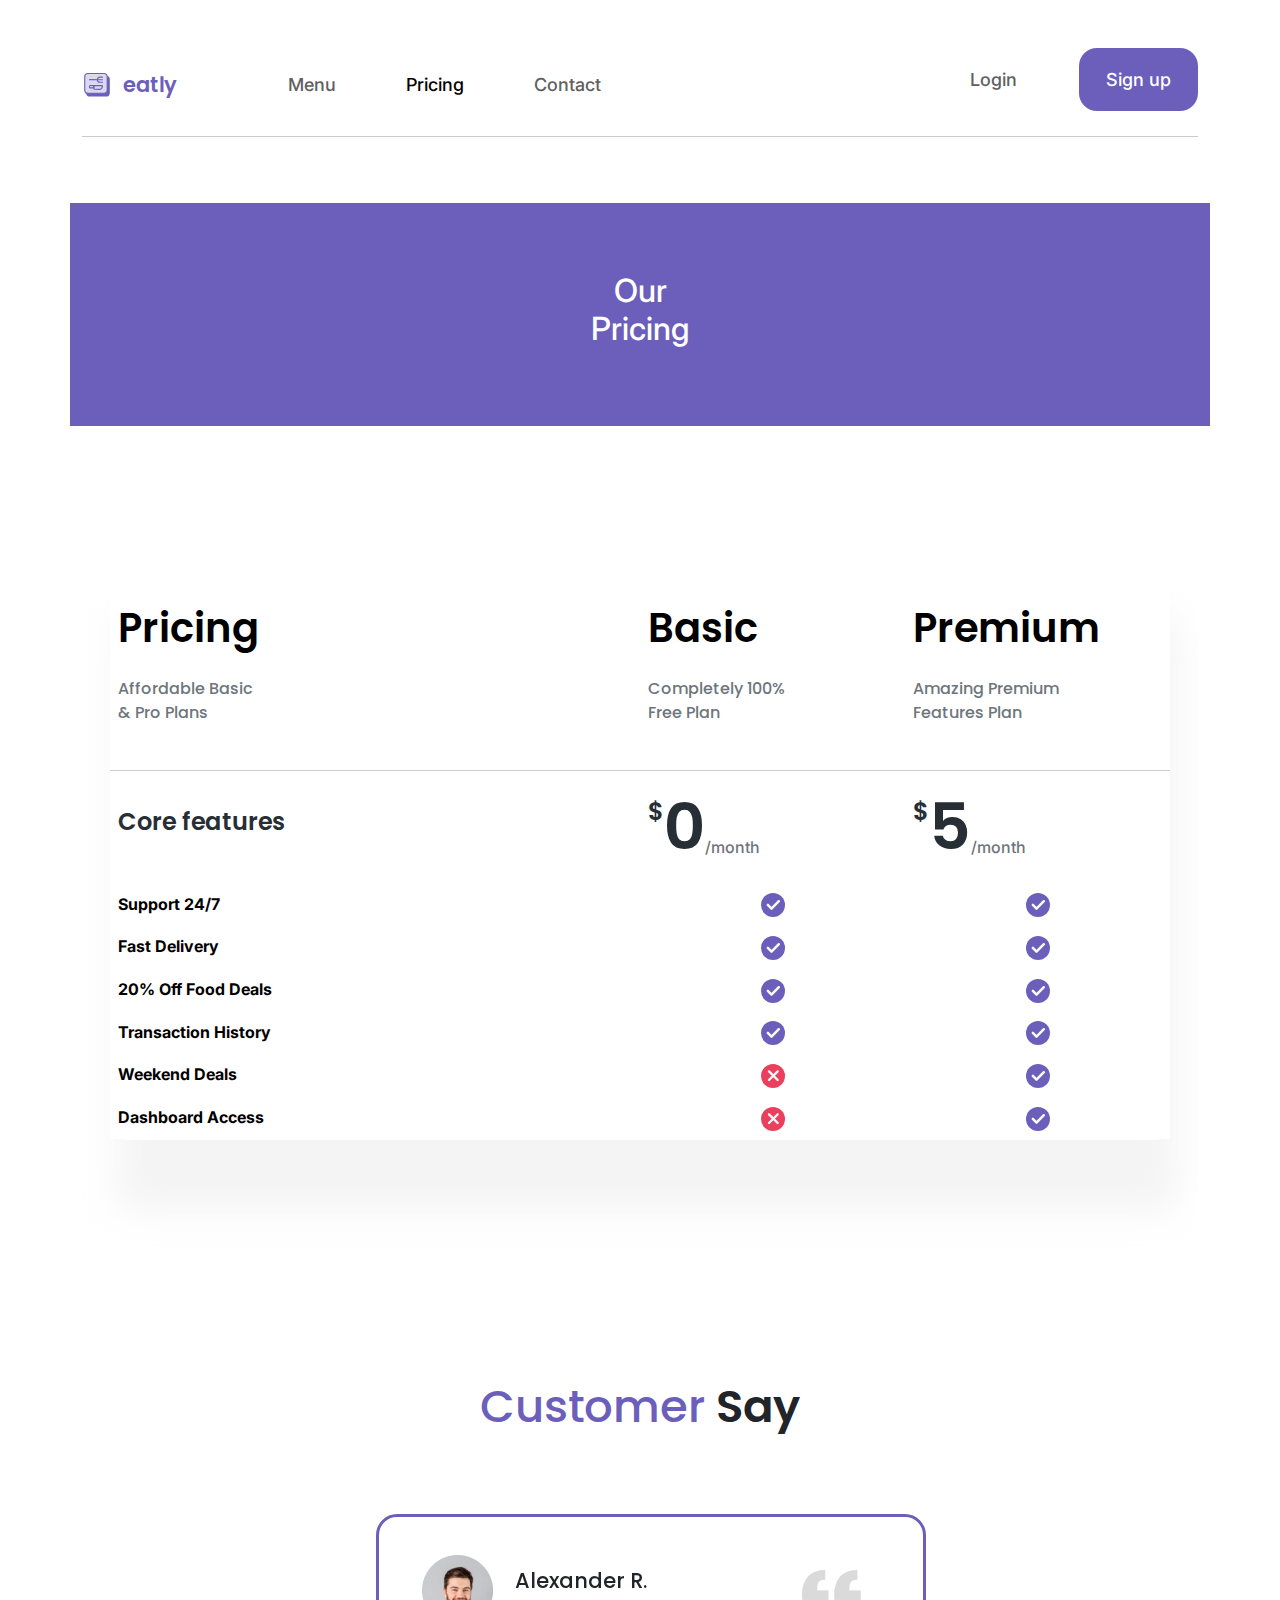
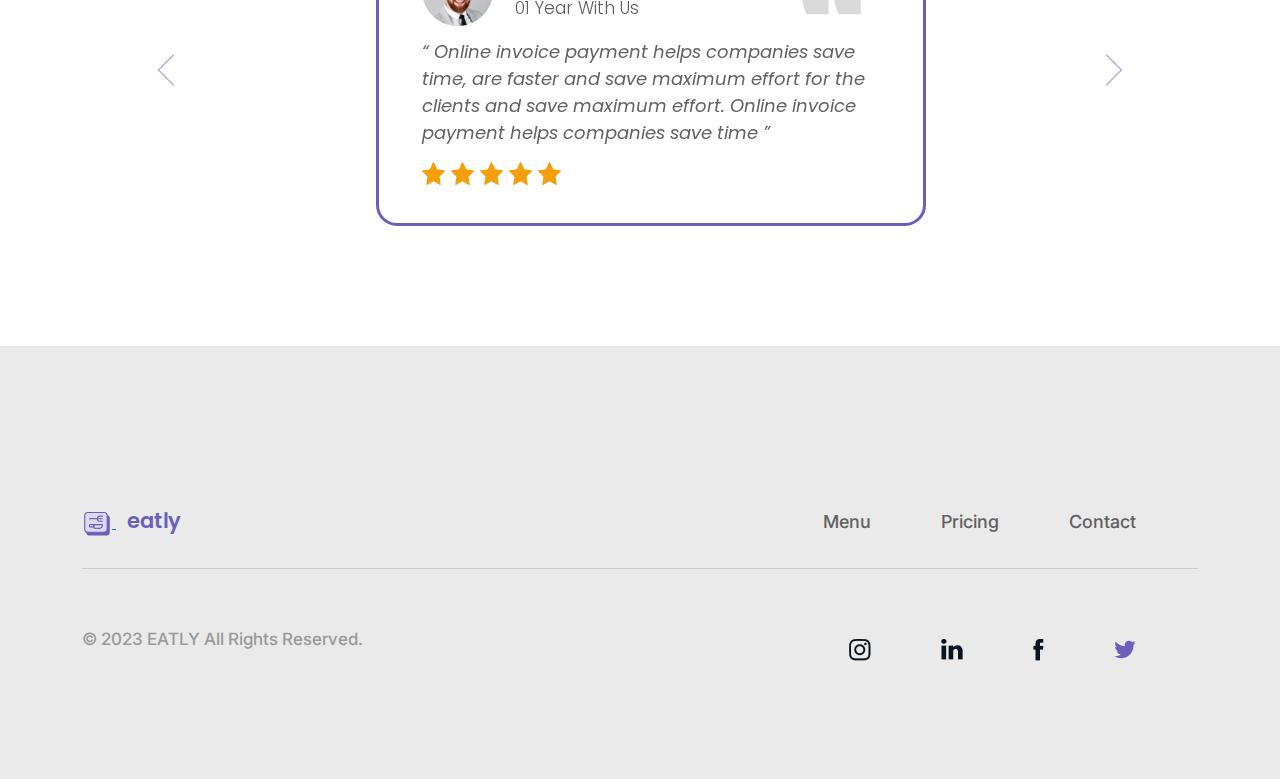
<file: pricing.html>
<!DOCTYPE html>
<html lang="en">
<head>
    <meta charset="UTF-8">
    <meta name="viewport" content="width=device-width, initial-scale=1.0">
    <title>pricing</title>
    <link href="https://cdn.jsdelivr.net/npm/bootstrap@5.3.3/dist/css/bootstrap.min.css" rel="stylesheet" integrity="sha384-QWTKZyjpPEjISv5WaRU9OFeRpok6YctnYmDr5pNlyT2bRjXh0JMhjY6hW+ALEwIH" crossorigin="anonymous">
    <link rel="stylesheet" href="style.css">
    <link rel="preconnect" href="https://fonts.googleapis.com">
    <link rel="preconnect" href="https://fonts.gstatic.com" crossorigin>
    <link href="https://fonts.googleapis.com/css2?family=Inter:ital,opsz,wght@0,14..32,100..900;1,14..32,100..900&family=Poppins:ital,wght@0,100;0,200;0,300;0,400;0,500;0,600;0,700;0,800;0,900;1,100;1,200;1,300;1,400;1,500;1,600;1,700;1,800;1,900&family=Roboto:ital,wght@0,100;0,300;0,400;0,500;0,700;0,900;1,100;1,300;1,400;1,500;1,700;1,900&display=swap" rel="stylesheet">
    <link rel="preconnect" href="https://fonts.googleapis.com">
    <link rel="preconnect" href="https://fonts.gstatic.com" crossorigin>
    <link href="https://fonts.googleapis.com/css2?family=Inter:ital,opsz,wght@0,14..32,100..900;1,14..32,100..900&display=swap" rel="stylesheet">
    <link rel="preconnect" href="https://fonts.googleapis.com">
    <link rel="preconnect" href="https://fonts.gstatic.com" crossorigin>
    <link href="https://fonts.googleapis.com/css2?family=Public+Sans:ital,wght@0,100..900;1,100..900&display=swap" rel="stylesheet">
</head>
<body>
    <div class="container">
        <header>
            <nav class="navbar navbar-expand-lg">
                <a href="index.html">
                    <img src='images/Logo.svg' alt="Bootstrap" width="30" height="24">
                </a>
                  <a class="navbar-brand" href="index.html">eatly</a>
                  <button class="navbar-toggler" type="button" data-bs-toggle="collapse" data-bs-target="#navbarSupportedContent" aria-controls="navbarSupportedContent" aria-expanded="false" aria-label="Переключатель навигации">
                    <span class="navbar-toggler-icon"></span>
                  </button>
                  <div class="collapse navbar-collapse" id="navbarSupportedContent">
                    <ul class="navbar-nav me-auto mb-2 mb-lg-0">
                      <li class="nav-item">
                        <a class="nav-link" aria-current="page" href="menu.html">Menu</a>
                      </li>
                      <li class="nav-item">
                        <a class="nav-link active" href="#">Pricing</a>
                      </li>
                      <li class="nav-item">
                        <a class="nav-link" aria-current="page" href="contact.html">Contact</a>
                      </li>
                    </ul>
                    <ul class="navbar-nav mb-2 mb-lg-0 navbar-nav_right">
                        <li class="nav-item">
                            <a class="nav-link" href="signup.html">Login</a>
                        </li>
                        <li class="nav-item">
                            <a class="nav-link nav-link_purple" aria-current="page" href="signin.html">Sign up</a>
                        </li>
                    </ul>
                  </div>
                </div>
              </nav>
        </header>
    </div>

    <div class="container pricing_blok">
        <h2>Our Pricing</h2>
    </div>

    <div class="container list">
        <div>
            <div class="table-responsive">
                <table class="table text-center">
                <thead>
                    <tr>
                    <th style="width: 50%;" class="table-head1">
                        <div>
                            <h3>Pricing</h3>
                            <p class="table-head1_text">Affordable Basic <br> & Pro Plans </p>
                        </div>
                    </th>
                    <th style="width: 25%;">
                        <div>
                            <h3>Basic</h3>
                            <p class="table-head1_text">Completely 100% <br> Free Plan</p>
                        </div>
                    </th>
                    <th style="width: 25%;">
                        <div>
                            <h3>Premium</h3>
                            <p class="table-head1_text">Amazing Premium <br> Features Plan</p>
                        </div>
                    </th>
                    </tr>
                </thead>
                <tbody class="table-content">
                    <tr class="core-line">
                        <th style="width: 50%;">
                        <div class="table-core">
                            <p class="core">Core features</p>
                        </div>
                        </th>
                        <th style="width: 25%;">
                        <div>
                            <div class="table-flex">
                                <p class="dollar">$</p>
                                <p class="table-numb">0</p>
                                <p class="table-month">/month</p>
                            </div>
                        </div>
                        </th>
                        <th style="width: 25%;">
                        <div>
                            <div class="table-flex">
                                <p class="dollar">$</p>
                                <p class="table-numb">5</p>
                                <p class="table-month">/month</p>
                            </div>
                        </div>
                        </th>
                    </tr>
                </tbody>
                <tbody class="table-content table-content2">
                    <tr>
                    <th scope="row" class="text-start">Support 24/7</th>
                    <td><img src="images/tick.svg" alt="Check Icon" width="24" height="24"/></td>
                    <td><img src="images/tick.svg" alt="Check Icon" width="24" height="24"/></td>
                    </tr>
                    <tr>
                    <th scope="row" class="text-start">Fast Delivery</th>
                    <td><img src="images/tick.svg" alt="Check Icon" width="24" height="24"/></td>
                    <td><img src="images/tick.svg" alt="Check Icon" width="24" height="24"/></td>
                    </tr>
                    <tr>
                    <th scope="row" class="text-start">20% Off Food Deals</th>
                    <td><img src="images/tick.svg" alt="Check Icon" width="24" height="24"/></td>
                    <td><img src="images/tick.svg" alt="Check Icon" width="24" height="24"/></td>
                    </tr>
                    <tr>
                    <th scope="row" class="text-start">Transaction History</th>
                    <td><img src="images/tick.svg" alt="Check Icon" width="24" height="24"/></td>
                    <td><img src="images/tick.svg" alt="Check Icon" width="24" height="24"/></td>
                    </tr>
                    <tr>
                    <th scope="row" class="text-start">Weekend Deals</th>
                    <td><img src="images/cross.svg" alt="Check Icon" width="24" height="24"/></td>
                    <td><img src="images/tick.svg" alt="Check Icon" width="24" height="24"/></td>
                    </tr>
                    <tr>
                    <th scope="row" class="text-start dashboard">Dashboard Access</th>
                    <td><img src="images/cross.svg" alt="Check Icon" width="24" height="24"/></td>
                    <td><img src="images/tick.svg" alt="Check Icon" width="24" height="24"/></td>
                    </tr>
                </tbody>
                </table>
            </div>
        </div>
    </div>

    <div class="review container">
        <h2><span>Customer</span> Say</h2>

        <div id="carouselExample" class="carousel slide">
            <div class="carousel-inner">
              <div class="carousel-item active">
                <div class="carousel-item_flex">
                    <div><img src="images/man.png" alt="man"></div>
                    <div>
                        <p class="carousel-item_flexname">Alexander R.</p>
                        <p class="carousel-item_flexp">01 Year With Us </p>
                    </div>
                    <div class="quotes"><img src="images/quotes.png" alt="quotes"></div>
                </div>
                <p class="quotes-text">“ Online invoice payment helps companies save <br> time, are faster and save maximum effort for the <br> clients and save maximum effort. Online invoice <br> payment helps companies save time ”</p>
                    <div class="customer_stars">
                        <img src="images/star2.png" alt="add"><img src="images/star2.png" alt="add"><img src="images/star2.png" alt="add"><img src="images/star2.png" alt="add"><img src="images/star2.png" alt="add">
                    </div>
              </div>
              <div class="carousel-item">
                <div class="carousel-item_flex">
                    <div><img src="images/man.png" alt="man"></div>
                    <div>
                        <p class="carousel-item_flexname">Alexander R.</p>
                        <p class="carousel-item_flexp">01 Year With Us </p>
                    </div>
                    <div class="quotes"><img src="images/quotes.png" alt="quotes"></div>
                </div>
                <p class="quotes-text">“ Online invoice payment helps companies save <br> time, are faster and save maximum effort for the <br> clients and save maximum effort. Online invoice <br> payment helps companies save time ”</p>
                    <div class="customer_stars">
                        <img src="images/star2.png" alt="add"><img src="images/star2.png" alt="add"><img src="images/star2.png" alt="add"><img src="images/star2.png" alt="add"><img src="images/star2.png" alt="add">
                    </div>
              </div>
              <div class="carousel-item">
                <div class="carousel-item_flex">
                    <div><img src="images/man.png" alt="man"></div>
                    <div>
                        <p class="carousel-item_flexname">Alexander R.</p>
                        <p class="carousel-item_flexp">01 Year With Us </p>
                    </div>
                    <div class="quotes"><img src="images/quotes.png" alt="quotes"></div>
                </div>
                <p class="quotes-text">“ Online invoice payment helps companies save <br> time, are faster and save maximum effort for the <br> clients and save maximum effort. Online invoice <br> payment helps companies save time ”</p>
                    <div class="customer_stars">
                        <img src="images/star2.png" alt="add"><img src="images/star2.png" alt="add"><img src="images/star2.png" alt="add"><img src="images/star2.png" alt="add"><img src="images/star2.png" alt="add">
                    </div>
              </div>
            </div>
            <div class="back">
            </div>
            <button class="carousel-control-prev" type="button" data-bs-target="#carouselExample" data-bs-slide="prev">
              <span class="carousel-control-prev-icon" aria-hidden="true"></span>
              <span class="visually-hidden">Предыдущий</span>
            </button>
            <button class="carousel-control-next" type="button" data-bs-target="#carouselExample" data-bs-slide="next">
              <span class="carousel-control-next-icon" aria-hidden="true"></span>
              <span class="visually-hidden">Следующий</span>
            </button>
        </div>
        
    </div>

    <footer>
        <div class="container">
            <nav class="navbar navbar-expand-lg navbar_footer1">
                <div>
                    <a href="index.html">
                        <img src='images/Logo.svg' alt="Bootstrap" width="30" height="24">
                    </a>
                      <a class="navbar-brand_footer navbar-brand" href="index.html">eatly</a>
                </div>
                  <div class="collapse navbar-collapse navbar-div" id="navbarSupportedContent">
                    <ul class="navbar-nav mb-2 mb-lg-0 navbar-nav_rightfooter navbar-end">
                        <li class="nav-item">
                            <a class="nav-link" aria-current="page" href="menu.html">Menu</a>
                          </li>
                          <li class="nav-item">
                            <a class="nav-link" href="#">Pricing</a>
                          </li>
                          <li class="nav-item nav-item_contact">
                            <a class="nav-link" aria-current="page" href="contact.html">Contact</a>
                        </li>
                    </ul>
                  </div>
              </nav>
    

    <nav class="navbar navbar-expand-lg navbar_footer">
        <p>© 2023 EATLY All Rights Reserved.</p>
        <div class="collapse navbar-collapse navbar-div" id="navbarSupportedContent">
            <ul class="navbar-nav mb-2 mb-lg-0 navbar-nav_rightfooter navbar-end">
                <li class="nav-item">
                    <a class="nav-link" href="#">
                        <img src="images/insta.png" alt="Instagram" >
                    </a>
                </li>
                <li class="nav-item">
                    <a class="nav-link" href="#">
                        <img src="images/linkedin.png" alt="LinkedIn" >
                    </a>
                </li>
                <li class="nav-item nav-item_contact">
                    <a class="nav-link" href="#">
                        <img src="images/facebook.png" alt="Facebook" a>
                    </a>
                </li>
                <li class="nav-item">
                    <a class="nav-link" href="#">
                        <img src="images/twitter.png" alt="Twitter" >
                    </a>
                </li>
            </ul>
        </div>
    </nav>


        </div>
    </footer>

    <script src="https://cdn.jsdelivr.net/npm/bootstrap@5.3.3/dist/js/bootstrap.bundle.min.js" integrity="sha384-YvpcrYf0tY3lHB60NNkmXc5s9fDVZLESaAA55NDzOxhy9GkcIdslK1eN7N6jIeHz" crossorigin="anonymous">
    </script>
</body>
</html>
</file>
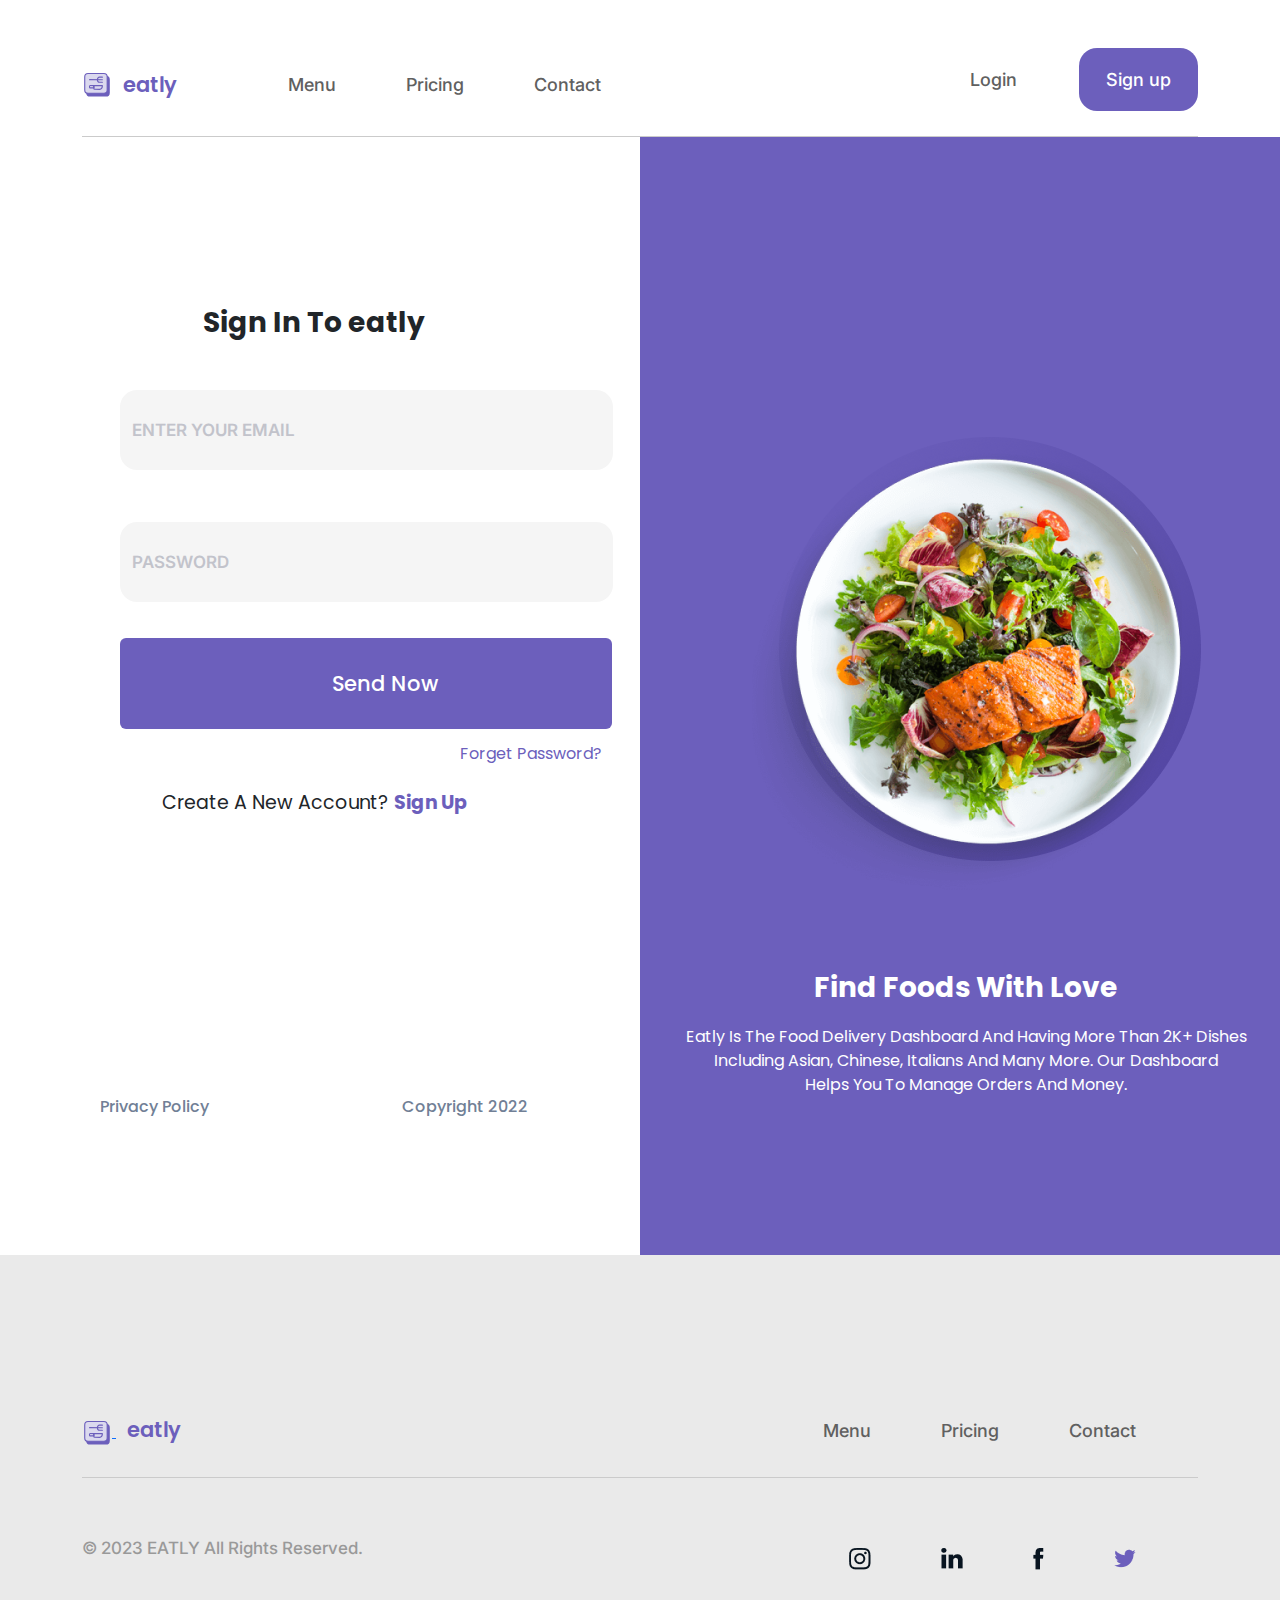
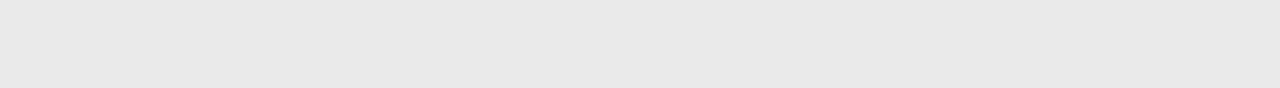
<file: signin.html>
<!DOCTYPE html>
<html lang="en">
<head>
    <meta charset="UTF-8">
    <meta name="viewport" content="width=device-width, initial-scale=1.0">
    <title>home</title>
    <link href="https://cdn.jsdelivr.net/npm/bootstrap@5.3.3/dist/css/bootstrap.min.css" rel="stylesheet" integrity="sha384-QWTKZyjpPEjISv5WaRU9OFeRpok6YctnYmDr5pNlyT2bRjXh0JMhjY6hW+ALEwIH" crossorigin="anonymous">
    <link rel="stylesheet" href="style.css">
    <link rel="preconnect" href="https://fonts.googleapis.com">
    <link rel="preconnect" href="https://fonts.gstatic.com" crossorigin>
    <link href="https://fonts.googleapis.com/css2?family=Inter:ital,opsz,wght@0,14..32,100..900;1,14..32,100..900&family=Poppins:ital,wght@0,100;0,200;0,300;0,400;0,500;0,600;0,700;0,800;0,900;1,100;1,200;1,300;1,400;1,500;1,600;1,700;1,800;1,900&family=Roboto:ital,wght@0,100;0,300;0,400;0,500;0,700;0,900;1,100;1,300;1,400;1,500;1,700;1,900&display=swap" rel="stylesheet">
    <link rel="preconnect" href="https://fonts.googleapis.com">
    <link rel="preconnect" href="https://fonts.gstatic.com" crossorigin>
    <link href="https://fonts.googleapis.com/css2?family=Inter:ital,opsz,wght@0,14..32,100..900;1,14..32,100..900&display=swap" rel="stylesheet">
    <link rel="preconnect" href="https://fonts.googleapis.com">
    <link rel="preconnect" href="https://fonts.gstatic.com" crossorigin>
    <link href="https://fonts.googleapis.com/css2?family=Public+Sans:ital,wght@0,100..900;1,100..900&display=swap" rel="stylesheet">
</head>
<body>
    <div class="container">
        <header>
            <nav class="navbar navbar-expand-lg">
                <a href="index.html">
                    <img src='images/Logo.svg' alt="Bootstrap" width="30" height="24">
                </a>
                  <a class="navbar-brand" href="index.html">eatly</a>
                  <button class="navbar-toggler" type="button" data-bs-toggle="collapse" data-bs-target="#navbarSupportedContent" aria-controls="navbarSupportedContent" aria-expanded="false" aria-label="Переключатель навигации">
                    <span class="navbar-toggler-icon"></span>
                  </button>
                  <div class="collapse navbar-collapse" id="navbarSupportedContent">
                    <ul class="navbar-nav me-auto mb-2 mb-lg-0">
                      <li class="nav-item">
                        <a class="nav-link" aria-current="page" href="menu.html">Menu</a>
                      </li>
                      <li class="nav-item">
                        <a class="nav-link" href="pricing.html">Pricing</a>
                      </li>
                      <li class="nav-item">
                        <a class="nav-link" aria-current="page" href="contact.html">Contact</a>
                      </li>
                    </ul>
                    <ul class="navbar-nav mb-2 mb-lg-0 navbar-nav_right">
                        <li class="nav-item">
                            <a class="nav-link" href="signup.html">Login</a>
                        </li>
                        <li class="nav-item">
                            <a class="nav-link nav-link_purple" aria-current="page" href="signin.html">Sign up</a>
                        </li>
                    </ul>
                  </div>
                </div>
              </nav>
        </header>
    </div>

    <div class="signup row">
        <div class="col">
            <div>
                <div class="col signup_container">
                    <h3>Sign In To eatly</h3>
                    <form action="/example/handler.php" method="post" class="signup_form">
                        <div class="mb-3">
                        <label for="exampleInputEmail1" class="form-label">Адрес электронной почты</label>
                        <input type="email" class="form-control" id="exampleInputEmail1" aria-describedby="emailHelp" placeholder="enter your email " required>
                        </div>
                        <div class="mb-3">
                            <label for="exampleInputPassword1" class="form-label">Пароль</label>
                            <input type="password" class="form-control" id="exampleInputPassword1" placeholder="Password" required>
                        </div>
                        <div id="liveAlertPlaceholder"></div>
                        <button type="button" class="btn signin-btn" id="liveAlertBtn"><p>Send Now</p></button>
                    </form>
                    <a class="forget" href="forget.html">Forget Password?</a>
                    <p>Create A New Account? <a href="signup.html">Sign Up</a></p>
                </div>
            </div>
            <div class="privacy">
                <p>Privacy Policy</p>
                <p>Copyright 2022</p>
            </div>
        </div>
        <div class="col signup_block">
            <div>
                <img src="images/main.png" alt="food">
                <h3>Find Foods With Love </h3>
                <p>Eatly Is The Food Delivery Dashboard And Having More Than 2K+ Dishes <br>Including Asian, Chinese, Italians And Many More. Our Dashboard <br>Helps You To Manage Orders And Money.</p>
            </div>
        </div>
    </div>

    <footer>
        <div class="container">
            <nav class="navbar navbar-expand-lg navbar_footer1">
                <div>
                    <a href="index.html">
                        <img src='images/Logo.svg' alt="Bootstrap" width="30" height="24">
                    </a>
                      <a class="navbar-brand_footer navbar-brand" href="index.html">eatly</a>
                </div>
                  <div class="collapse navbar-collapse navbar-div" id="navbarSupportedContent">
                    <ul class="navbar-nav mb-2 mb-lg-0 navbar-nav_rightfooter navbar-end">
                        <li class="nav-item">
                            <a class="nav-link" aria-current="page" href="menu.html">Menu</a>
                          </li>
                          <li class="nav-item">
                            <a class="nav-link" href="pricing.html">Pricing</a>
                          </li>
                          <li class="nav-item nav-item_contact">
                            <a class="nav-link" aria-current="page" href="contact.html">Contact</a>
                        </li>
                    </ul>
                  </div>
              </nav>
    

    <nav class="navbar navbar-expand-lg navbar_footer">
        <p>© 2023 EATLY All Rights Reserved.</p>
        <div class="collapse navbar-collapse navbar-div" id="navbarSupportedContent">
            <ul class="navbar-nav mb-2 mb-lg-0 navbar-nav_rightfooter navbar-end">
                <li class="nav-item">
                    <a class="nav-link" href="#">
                        <img src="images/insta.png" alt="Instagram" >
                    </a>
                </li>
                <li class="nav-item">
                    <a class="nav-link" href="#">
                        <img src="images/linkedin.png" alt="LinkedIn" >
                    </a>
                </li>
                <li class="nav-item nav-item_contact">
                    <a class="nav-link" href="#">
                        <img src="images/facebook.png" alt="Facebook" a>
                    </a>
                </li>
                <li class="nav-item">
                    <a class="nav-link" href="#">
                        <img src="images/twitter.png" alt="Twitter" >
                    </a>
                </li>
            </ul>
        </div>
    </nav>


        </div>
    </footer>
    <script src="https://cdn.jsdelivr.net/npm/bootstrap@5.3.3/dist/js/bootstrap.bundle.min.js" integrity="sha384-YvpcrYf0tY3lHB60NNkmXc5s9fDVZLESaAA55NDzOxhy9GkcIdslK1eN7N6jIeHz" crossorigin="anonymous"></script>
    <script>
        const alertPlaceholder = document.getElementById('liveAlertPlaceholder')
const appendAlert = (message, type) => {
  const wrapper = document.createElement('div')
  wrapper.innerHTML = [
    `<div class="alert alert-${type} alert-dismissible" role="alert">`,
    `   <div>${message}</div>`,
    '   <button type="button" class="btn-close" data-bs-dismiss="alert" aria-label="Close"></button>',
    '</div>'
  ].join('')

  alertPlaceholder.append(wrapper)
}

const alertTrigger = document.getElementById('liveAlertBtn')
if (alertTrigger) {
  alertTrigger.addEventListener('click', () => {
    appendAlert('Your message has been sent', 'success')
  })
}
    </script>
</body>
</html>
</file>
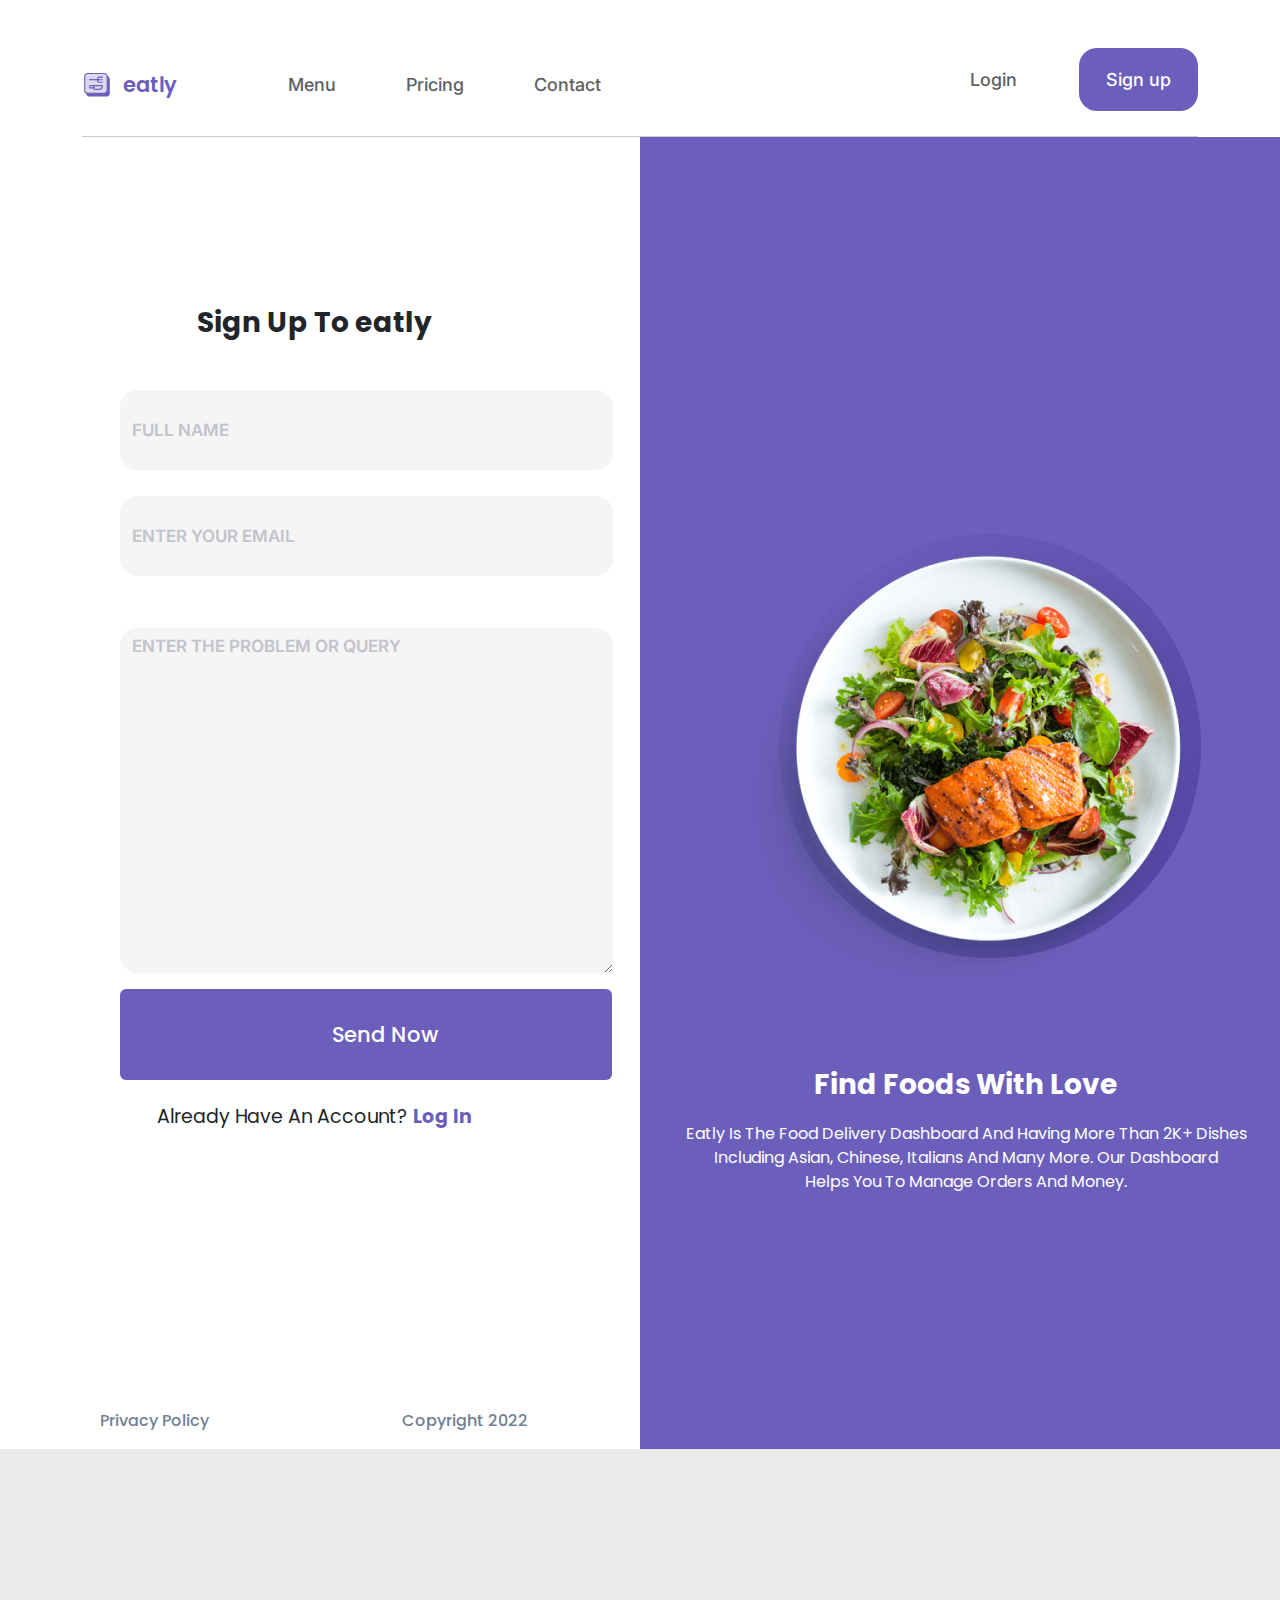
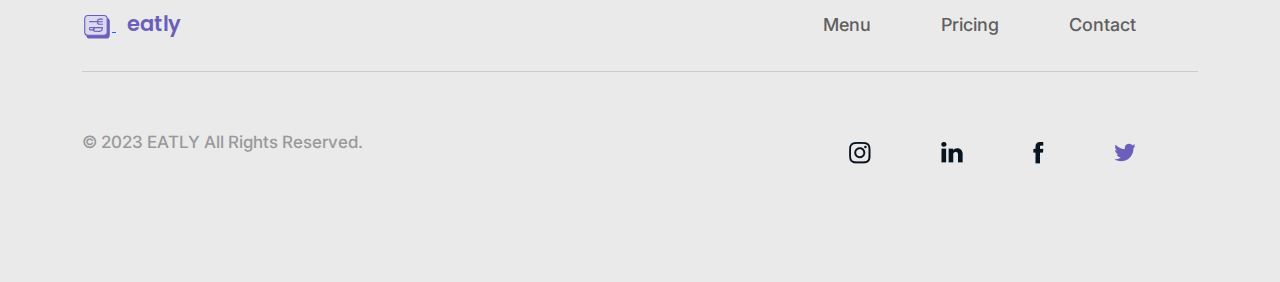
<file: signup.html>
<!DOCTYPE html>
<html lang="en">
<head>
    <meta charset="UTF-8">
    <meta name="viewport" content="width=device-width, initial-scale=1.0">
    <title>pricing</title>
    <link href="https://cdn.jsdelivr.net/npm/bootstrap@5.3.3/dist/css/bootstrap.min.css" rel="stylesheet" integrity="sha384-QWTKZyjpPEjISv5WaRU9OFeRpok6YctnYmDr5pNlyT2bRjXh0JMhjY6hW+ALEwIH" crossorigin="anonymous">
    <link rel="stylesheet" href="style.css">
    <link rel="preconnect" href="https://fonts.googleapis.com">
    <link rel="preconnect" href="https://fonts.gstatic.com" crossorigin>
    <link href="https://fonts.googleapis.com/css2?family=Inter:ital,opsz,wght@0,14..32,100..900;1,14..32,100..900&family=Poppins:ital,wght@0,100;0,200;0,300;0,400;0,500;0,600;0,700;0,800;0,900;1,100;1,200;1,300;1,400;1,500;1,600;1,700;1,800;1,900&family=Roboto:ital,wght@0,100;0,300;0,400;0,500;0,700;0,900;1,100;1,300;1,400;1,500;1,700;1,900&display=swap" rel="stylesheet">
    <link rel="preconnect" href="https://fonts.googleapis.com">
    <link rel="preconnect" href="https://fonts.gstatic.com" crossorigin>
    <link href="https://fonts.googleapis.com/css2?family=Inter:ital,opsz,wght@0,14..32,100..900;1,14..32,100..900&display=swap" rel="stylesheet">
    <link rel="preconnect" href="https://fonts.googleapis.com">
    <link rel="preconnect" href="https://fonts.gstatic.com" crossorigin>
    <link href="https://fonts.googleapis.com/css2?family=Public+Sans:ital,wght@0,100..900;1,100..900&display=swap" rel="stylesheet">
</head>
<body>
    <div class="container">
        <header>
            <nav class="navbar navbar-expand-lg">
                <a href="index.html">
                    <img src='images/Logo.svg' alt="Bootstrap" width="30" height="24">
                </a>
                  <a class="navbar-brand" href="index.html">eatly</a>
                  <button class="navbar-toggler" type="button" data-bs-toggle="collapse" data-bs-target="#navbarSupportedContent" aria-controls="navbarSupportedContent" aria-expanded="false" aria-label="Переключатель навигации">
                    <span class="navbar-toggler-icon"></span>
                  </button>
                  <div class="collapse navbar-collapse" id="navbarSupportedContent">
                    <ul class="navbar-nav me-auto mb-2 mb-lg-0">
                      <li class="nav-item">
                        <a class="nav-link" aria-current="page" href="menu.html">Menu</a>
                      </li>
                      <li class="nav-item">
                        <a class="nav-link" href="pricing.html">Pricing</a>
                      </li>
                      <li class="nav-item">
                        <a class="nav-link" aria-current="page" href="contact.html">Contact</a>
                      </li>
                    </ul>
                    <ul class="navbar-nav mb-2 mb-lg-0 navbar-nav_right">
                        <li class="nav-item">
                            <a class="nav-link" href="signup.html">Login</a>
                        </li>
                        <li class="nav-item">
                            <a class="nav-link nav-link_purple" aria-current="page" href="signin.html">Sign up</a>
                        </li>
                    </ul>
                  </div>
                </div>
              </nav>
        </header>
    </div>

    <div class="signup row">
        <div class="col">
            <div>
                <div class="col signup_container">
                    <h3>Sign Up To eatly</h3>
                    <form action="/example/handler.php" method="post" class="signup_form">
                        <div class="mb-3">
                            <label for="exampleInputName" class="form-label">Полное имя</label>
                            <input type="text" class="form-control" id="exampleInputName" aria-describedby="textlHelp" placeholder="full name" required>
                        </div>
                        <div class="mb-3">
                        <label for="exampleInputEmail1" class="form-label">Адрес электронной почты</label>
                        <input type="email" class="form-control" id="exampleInputEmail1" aria-describedby="emailHelp" placeholder="enter your email " required>
                        </div>
                        <div class="mb-3">
                        <label for="exampleInputtextarea" class="form-label">Текст</label>
                        <textarea class="form-control" id="exampleFormControlTextarea1" placeholder="Enter The Problem Or Query" required></textarea>
                        </div>
                        <div id="liveAlertPlaceholder"></div>
                        <button type="button" class="btn" id="liveAlertBtn"><p>Send Now</p></button>
                    </form>
                    <p>Already Have An Account? <a href="signin.html">Log In</a></p>
                </div>
            </div>
            <div class="privacy">
                <p>Privacy Policy</p>
                <p>Copyright 2022</p>
            </div>
        </div>
        <div class="col signup_block">
            <div>
                <img src="images/main.png" alt="food">
                <h3>Find Foods With Love </h3>
                <p>Eatly Is The Food Delivery Dashboard And Having More Than 2K+ Dishes <br>Including Asian, Chinese, Italians And Many More. Our Dashboard <br>Helps You To Manage Orders And Money.</p>
            </div>
        </div>
    </div>

    <footer>
        <div class="container">
            <nav class="navbar navbar-expand-lg navbar_footer1">
                <div>
                    <a href="index.html">
                        <img src='images/Logo.svg' alt="Bootstrap" width="30" height="24">
                    </a>
                      <a class="navbar-brand_footer navbar-brand" href="index.html">eatly</a>
                </div>
                  <div class="collapse navbar-collapse navbar-div" id="navbarSupportedContent">
                    <ul class="navbar-nav mb-2 mb-lg-0 navbar-nav_rightfooter navbar-end">
                        <li class="nav-item">
                            <a class="nav-link" aria-current="page" href="menu.html">Menu</a>
                          </li>
                          <li class="nav-item">
                            <a class="nav-link" href="pricing.html">Pricing</a>
                          </li>
                          <li class="nav-item nav-item_contact">
                            <a class="nav-link" aria-current="page" href="contact.html">Contact</a>
                        </li>
                    </ul>
                  </div>
              </nav>
    

    <nav class="navbar navbar-expand-lg navbar_footer">
        <p>© 2023 EATLY All Rights Reserved.</p>
        <div class="collapse navbar-collapse navbar-div" id="navbarSupportedContent">
            <ul class="navbar-nav mb-2 mb-lg-0 navbar-nav_rightfooter navbar-end">
                <li class="nav-item">
                    <a class="nav-link" href="#">
                        <img src="images/insta.png" alt="Instagram" >
                    </a>
                </li>
                <li class="nav-item">
                    <a class="nav-link" href="#">
                        <img src="images/linkedin.png" alt="LinkedIn" >
                    </a>
                </li>
                <li class="nav-item nav-item_contact">
                    <a class="nav-link" href="#">
                        <img src="images/facebook.png" alt="Facebook" a>
                    </a>
                </li>
                <li class="nav-item">
                    <a class="nav-link" href="#">
                        <img src="images/twitter.png" alt="Twitter" >
                    </a>
                </li>
            </ul>
        </div>
    </nav>


        </div>
    </footer>

    <script src="https://cdn.jsdelivr.net/npm/bootstrap@5.3.3/dist/js/bootstrap.bundle.min.js" integrity="sha384-YvpcrYf0tY3lHB60NNkmXc5s9fDVZLESaAA55NDzOxhy9GkcIdslK1eN7N6jIeHz" crossorigin="anonymous">
    </script>
    <script>
        const alertPlaceholder = document.getElementById('liveAlertPlaceholder')
const appendAlert = (message, type) => {
  const wrapper = document.createElement('div')
  wrapper.innerHTML = [
    `<div class="alert alert-${type} alert-dismissible" role="alert">`,
    `   <div>${message}</div>`,
    '   <button type="button" class="btn-close" data-bs-dismiss="alert" aria-label="Close"></button>',
    '</div>'
  ].join('')

  alertPlaceholder.append(wrapper)
}

const alertTrigger = document.getElementById('liveAlertBtn')
if (alertTrigger) {
  alertTrigger.addEventListener('click', () => {
    appendAlert('Your message has been sent', 'success')
  })
}
    </script>
</body>
</html>
</file>
<file: style.css>
.poppins-thin {
    font-family: "Poppins", sans-serif;
    font-weight: 100;
    font-style: normal;
  }
  
  .poppins-extralight {
    font-family: "Poppins", sans-serif;
    font-weight: 200;
    font-style: normal;
  }
  
  .poppins-light {
    font-family: "Poppins", sans-serif;
    font-weight: 300;
    font-style: normal;
  }
  
  .poppins-regular {
    font-family: "Poppins", sans-serif;
    font-weight: 400;
    font-style: normal;
  }
  
  .poppins-medium {
    font-family: "Poppins", sans-serif;
    font-weight: 500;
    font-style: normal;
  }
  
  .poppins-semibold {
    font-family: "Poppins", sans-serif;
    font-weight: 600;
    font-style: normal;
  }
  
  .poppins-bold {
    font-family: "Poppins", sans-serif;
    font-weight: 700;
    font-style: normal;
  }
  
  .poppins-extrabold {
    font-family: "Poppins", sans-serif;
    font-weight: 800;
    font-style: normal;
  }
  
  .poppins-black {
    font-family: "Poppins", sans-serif;
    font-weight: 900;
    font-style: normal;
  }
  
  .poppins-thin-italic {
    font-family: "Poppins", sans-serif;
    font-weight: 100;
    font-style: italic;
  }
  
  .poppins-extralight-italic {
    font-family: "Poppins", sans-serif;
    font-weight: 200;
    font-style: italic;
  }
  
  .poppins-light-italic {
    font-family: "Poppins", sans-serif;
    font-weight: 300;
    font-style: italic;
  }
  
  .poppins-regular-italic {
    font-family: "Poppins", sans-serif;
    font-weight: 400;
    font-style: italic;
  }
  
  .poppins-medium-italic {
    font-family: "Poppins", sans-serif;
    font-weight: 500;
    font-style: italic;
  }
  
  .poppins-semibold-italic {
    font-family: "Poppins", sans-serif;
    font-weight: 600;
    font-style: italic;
  }
  
  .poppins-bold-italic {
    font-family: "Poppins", sans-serif;
    font-weight: 700;
    font-style: italic;
  }
  
  .poppins-extrabold-italic {
    font-family: "Poppins", sans-serif;
    font-weight: 800;
    font-style: italic;
  }
  
  .poppins-black-italic {
    font-family: "Poppins", sans-serif;
    font-weight: 900;
    font-style: italic;
  }

  .public-sans-bold {
    font-family: "Public Sans", sans-serif;
    font-optical-sizing: auto;
    font-weight: 700;
    font-style: normal;
  }

@import url('https://fonts.googleapis.com/css2?family=Inter:wght@100;200;300;400;500;600;700;800;900&display=swap');

  body {
    font-family: Inter;
  }

  .carousel-control-prev-icon {
    background-image: url(images/arrowleft.svg) /*rtl:url("data:image/svg+xml,%3csvg xmlns='http://www.w3.org/2000/svg' viewBox='0 0 16 16' fill='%23fff'%3e%3cpath d='M4.646 1.646a.5.5 0 0 1 .708 0l6 6a.5.5 0 0 1 0 .708l-6 6a.5.5 0 0 1-.708-.708L10.293 8 4.646 2.354a.5.5 0 0 1 0-.708z'/%3e%3c/svg%3e")*/;
  }
  
  .carousel-control-next-icon {
    background-image: url(images/arrowpurple.svg) /*rtl:url("data:image/svg+xml,%3csvg xmlns='http://www.w3.org/2000/svg' viewBox='0 0 16 16' fill='%23fff'%3e%3cpath d='M11.354 1.646a.5.5 0 0 1 0 .708L5.707 8l5.647 5.646a.5.5 0 0 1-.708.708l-6-6a.5.5 0 0 1 0-.708l6-6a.5.5 0 0 1 .708 0z'/%3e%3c/svg%3e")*/;
  }

  .navbar {
    margin-top: 50px;
    border-bottom: 1px #CBCBCB solid;
    padding-bottom: 25px;
  }

  .navbar-brand {
    margin-left: 11px;
    color: #6C5FBC;
    font-family: Poppins;
    font-size: 21px;
    font-weight: 600;
    margin-right: 103px;
  }

  .nav-link {
    color: #606060;
    font-size: 18px;
    font-weight: 500;
    margin-right: 54px;
  }

  .navbar-nav_right {
    right: 0;
  }

  .nav-link_purple {
    margin-right: 0px;
    color: white;
    background-color: #6C5FBC;
    padding: 18px 27px 18px 27px;
    border-radius: 18px;
    margin-top: -10px;
    padding-left: 27px !important;
    padding-right: 27px !important;
  }

  .main {
    margin-top: 120px;
  }

  .main p {
    font-size: 18px;
    color: #676767;
    margin-bottom: 53px;
  }

  .users {
    color: #CECDCD;
    font-family: Poppins;
    font-weight: 600;
    font-size: 15px;
    margin-bottom: 18px;
  }

  h1 {
    font-family: Poppins;
    font-weight: 600;
    font-size: 75px;
    line-height: 120%;
    letter-spacing: -3px;
    color: #201F1F;
    margin-bottom: 16px;
  }

  span {
    color: #6C5FBC;
    font-weight: 500;
  }

  .main-links {
    text-decoration: none;
    font-size: 16px;
    font-weight: 500;
    font-family: Poppins;
  }

  .main-links_left {
    color: white;
    padding: 18px 30px 18px 30px;
    margin-right: 18px;
    background-color: #6C5FBC;
    border-radius: 13px;
  }

  .col-main_link {
    max-width: 200px;
  }

  .main-links_right {
    color: #6C5FBC;
    padding: 18px 30px 18px 30px;
    border-radius: 13px;
    border: #6C5FBC solid 1.5px;
    margin-left: 0px;
  }

  .statistics {
    margin-top: 150px;
    background-color: #6C5FBC;
  }

  .statistics-text {
    font-size: 15px;
    font-weight: 500;
    text-align: center;
    color: #C5BFED;
    margin-bottom: 55px;
  }

  .numbers {
    font-weight: 700;
    font-size: 43px;
    font-family: "Public Sans";
    color: white;
    text-align: center;
    margin-bottom: 11px;
    margin-top: 57px;
  }

  .premium img {
    display: block;
    margin: auto;
}

  .premium {
    margin-top: 120px;
    padding-bottom: 120px;
    border-bottom: #CBCBCB solid 1px;
  }

  .premium .col {
    margin-top: 140px;
}

.premium h2 {
  font-family: Poppins;
  font-weight: 700;
  font-size: 51px;
  margin-bottom: 63px;
  color: #18181B;
}

.premium span {
  font-weight: 700;
}

.premium li {
  color: #676767;
  font-size: 20px;
  margin-bottom: 28px;
  padding-bottom: 30px;
}

.dishes {
  margin-top: 120px;
  padding-bottom: 120px;
  border-bottom: #CBCBCB solid 1px;
}

.dishes h2 {
  text-align: center;
  font-family: Poppins;
  font-size: 45px;
  font-weight: 600;
  margin-bottom: 76px;
}

.dishes-card {
  padding-top: 26px;
  padding-bottom: 30px;
  box-shadow: 7px 82px 41px #e5e5e570;
  border-radius: 35px;
  max-width: 225px;
  margin-right: 50px;
}

.dishes-card_end {
  margin-right: 0px;
}

.dishes-link_left {
  max-width: 90px;
  padding: 0;
  font-family: Poppins;
  font-weight: 500;
  font-size: 20px;
  color: #ACADB9;
  text-decoration: none;
}

.dishes-link_right {
  padding: 0;
  max-width: 17px;
}

.dishes-links {
  right: 0;
  padding: 0;
  margin-top: 65px;
  display: flex;
  justify-content: flex-end;
}

.dishes-links_1 {
  max-width: 110px;
  padding: 0px;
  margin-right: 20px;
}

.dishes-links_2 {
  max-width: 17px;
  padding: 0px;
}

.dishes_title {
  font-family: Poppins;
  font-size: 23px;
  font-weight: 600;
  margin-bottom: 2px;
}

.healthy {
  font-family: Poppins;
  font-size: 12px;
  color: #DAA31A;
  background-color: #F7EDD0;
  border-radius: 5px;
  padding: 3px 7px 2px 8px;
  max-width: 60px;
}

.dishes-card1 .healthy {
  margin-bottom: 15px;
}

.trending {
  font-family: Poppins;
  font-size: 12px;
  color: #FB471D;
  background-color: #F7C5BA;
  border-radius: 5px;
  padding: 3px 7px 2px 8px;
  max-width: 65px;
  margin-top: 23px;
  margin-bottom: 15px;
}

.supreme {
  font-family: Poppins;
  font-size: 12px;
  color: #309D5B;
  background-color: #D6EEE0;
  border-radius: 5px;
  padding: 3px 7px 2px 8px;
  max-width: 70px;
  margin-top: 23px;
  margin-bottom: 15px;
}

.dishes_row {
  display: flex;
  align-self: center;
}

.dishes_row img {
  padding: 0 6px 0 6px;
}

.dishes_row p {
  font-family: Poppins;
  font-size: 18px;
  color: #8E97A6;
  font-weight: 300;
}

.dishes_numb {
  font-family: Poppins;
  font-weight: 500;
  font-size: 26px;
}

.dishes-card span {
  font-family: Poppins;
  font-weight: 300;
  font-size: 19px;
  color: #8E97A6;
}

.dishes_img {
  max-width: 45px;
}

.dishes_p {
  max-width: 80px;
  margin-right: 60px;
}

.review {
  margin-top: 120px;
}

.review h2 {
  text-align: center;
  font-family: Poppins;
  font-size: 45px;
  font-weight: 600;
  margin-bottom: 80px;
}

.carousel {
  margin-bottom: 120px;
}

.footer {
  background-color: #EAEAEA;
}

.navbar-div {
  max-width: 350px;
  right: 0;
  justify-content: flex-end;
}

.nav-item_contact {
  margin-right: 0px;
}

.navbar_footer {
  display: flex;
  justify-content: space-between;
  border-bottom: none;
}

.navbar_footer p {
  font-weight: 500;
  font-size: 17px;
  color: #999999;
}

.navbar_footer1 {
  display: flex;
  justify-content: space-between;
}

.navbar_footer img {
  max-width: 22px;
}

.customer_stars  {
  display: flex;
  gap: 0px 6px;
}

.carousel-item_flex {
  width: 100%;
  height: 100%;
  display: flex;
}

.carousel-item_flexp {
  font-family: Poppins;
  font-weight: 300;
  font-size: 17px;
  margin-left: 21px;
  color: #5E5D5D;
}

.carousel-item_flexname {
  margin-bottom: 0;
  font-family: Poppins;
  font-weight: 500;
  font-size: 21px;
  margin-right: 155px;
  margin-left: 21px;
  margin-top: 10px;
}

.quotes {
  margin-top: 15px;
}

.quotes-text {
  font-style: italic;
  font-size: 18px;
  font-family: Poppins;
  color: #636363;
}

.carousel-item {
  border: #6C5FBC solid 3px;
  max-width: 550px;
  padding: 38px 43px;
  border-radius: 21px;
  left: calc(50% - 264px);
}

footer {
  background-color: #EAEAEA;
  padding-bottom: 84px;
  padding-top: 96px;
}

.tab-pane_h2 {
  display: flex;
  justify-content: space-between;
  margin-top: 120px;
  margin-bottom: 75px;
}

.tab-pane_h2 a {
  text-decoration: none;
  color: #ACADB9;
  font-size: 20px;
  font-family: Poppins;
  font-weight: 500;
  line-height: 45px;
  margin-right: 20px;
}

.tab-pane_h2 a:nth-child(2) {
  margin-right: 0;
}

.nav-pills {
  margin-top: 106px;
}

.tab-item {
  margin-right: 0;
}

.nav-pills .nav-link.active,
.nav-pills .show > .nav-link {
  color: white;
  background-color: #6C5FBC;
}

.nav-pills .nav-link,
.nav-pills .show > .nav-link {
  color: #6C5FBC;
  border: 2px solid #6C5FBC;
  padding: 21px 142px 21px 142px;
  border-radius: 0;
}

.card-tab {
  display: flex;
  flex-direction: column;
}

.tab-fullcard {
  box-shadow: 7px 71px 36px #e5e5e570;
  border-radius: 30px;
  padding: 0;
  max-width: 396px;
}

.card-tab .healthy {
  margin: 11px 33px 11px 33px;
}

.card-tab .trending {
  margin: 11px 33px 11px 33px;
}

.tab-title {
  font-family: Poppins;
  font-size: 26px;
  font-weight: 600;
  margin-left: 33px;
  margin-bottom: 2px;
}

.tab-text {
  font-family: Poppins;
  font-size: 19px;
  font-weight: 300;
  display: flex;
  margin-top: 12px;
  margin-left: 33px;
  justify-content: space-between;
}

.tab-time p {
  margin-right: 7px;
}

.tab-time {
  display: flex;
  margin-top: 5px;
}

.bookmark {
  max-width: 41px;
  margin-right: 33px;
  margin-bottom: 17px;
}

.tab-row {
  display: flex;
  margin: 0;
}

.accordion {
  margin-top: 120px;
  margin-bottom: 120px;
}

.tabs {
  padding-bottom: 150px;
  border-bottom: #CBCBCB solid 1px;
}

.accordion h2 {
  text-align: center;
  font-family: Poppins;
  font-size: 45px;
  font-weight: 600;
}

.accordion-button:not(.collapsed)::after {
  background-image: url(images/minus.png);
}

.accordion-button::after {
  background-image: url(images/Plus.png);
}

.accordion-button:not(.collapsed) {
  background-color: #C5BFED;
}

.tab-pane_h2 div {
  display: flex;
}

.tab-pane_h2 a {
  margin: 0;
}

.row-card {
  justify-content: space-between;
}

.pricing_blok {
  background-color: #6C5FBC;
  text-align: center;
  color: white;
  padding: 69px 517px;
  margin-top: 66px;
  margin-bottom: 120px;
}

.table {
  box-shadow: 7px 71px 36px #e5e5e570;
  max-width: 95%;
  border-radius: 15px;
  margin: 0 auto;
  margin-bottom: 120px;
  padding-bottom: 70px;
}

.table h3 {
  margin-top: 50px;
  margin-bottom: 25px;
  font-family: Poppins;
  font-weight: 600;
  font-size: 40px;
  text-align: left;
}

.table-content tr {
  border: transparent;
}

.table-head1 {
  text-align: left;
}

.table-head1_text {
  text-align: left;
  font-family: Poppins;
  font-weight: 500;
  font-size: 16px;
  color: #6E757C;
  margin-bottom: 37px;
}

thead {
  border-bottom: #CECDCD solid 1px;
}

.core {
  text-align: left;
  font-family: Poppins;
  font-weight: 600;
  font-size: 24px;
  color: #272E35;
  margin-top: 25px;
}

.table-flex {
  display: flex;
}

.dollar {
  font-family: Poppins;
  font-weight: 600;
  font-size: 24px;
  color: #272E35;
  margin-top: 15px;
}

.table-numb {
  font-family: Poppins;
  font-weight: 600;
  font-size: 64px;
  color: #272E35;
  align-self: center;
  margin-bottom: 0;


}

.table-month {
  font-weight: 500;
  font-size: 16px;
  color: #6E757C;
  align-self: flex-end;
}

.core-line {
  border-bottom: #CBCBCB solid 1px;
}

.table-content tr {
  margin-bottom: 35px;
}

.contact-purple {
  background-color: #6C5FBC;
  margin-top: 210px;
  margin-bottom: 110px;
}

.contact-purple h2 {
  font-family: Poppins;
  font-weight: 600;
  font-size: 48px;
  color: white;
  margin-left: 100px;
  margin: 85px 105px 684px 100px;
}

.contact-form h3 {
  font-family: Poppins;
  font-weight: 600;
  font-size: 40px;
  margin-top: 210px;
  margin-bottom: 62px;
  max-width: 375px;
}

.contact-form {
  margin-left: 280px;
}

label {
  display: none;
}

.form-control {
  border: #6C5FBC solid 2px;
  border-radius: 17px;
  max-width: 493px;
  height: 80px;
  margin: 0;
}

.form-control::placeholder {
  text-transform: uppercase;
  color: #B6B6B6;
  font-size: 17px;
  font-weight: 600;
}

#exampleFormControlTextarea1 {
  height: 345px;
}

.contact-form .btn {
  background-color: #6C5FBC;
  color: white;
  max-width: 492px;

}

.contact-form .btn p {
  width: 120px;
  font-family: Poppins;
  font-weight: 500;
  font-size: 21px;
  margin: 23px 192px 23px 192px;
}

#exampleInputName {
  margin-bottom: 26px;
}

#exampleInputEmail1 {
  margin-bottom: 52px;
}

.contact {
  margin-bottom: 212px;
}

.signup {
  display: flex;
  justify-content: center;
}

.signup_block {
  background-color: #6C5FBC;
  display: flex;
  flex-direction: column;
  justify-content: center;
}

.signup_block h3 {
  font-family: Poppins;
  font-weight: 700;
  font-size: 40;
  text-align: center;
  color: white;
  margin-bottom: 20px;
}

.signup_block p {
  font-family: Poppins;
  font-weight: 400;
  font-size: 14;
  text-align: center;
  color: white;
  margin-bottom: 158px;
}

.signup_block img {
  margin-top: 300px;
  margin-bottom: 78px;
  margin-left: 100px;
}

.signup_container h3 {
  font-family: Poppins;
  font-weight: 700;
  font-size: 40;
  text-align: center;
  margin-top: 169px;
  margin-bottom: 50px;
}

.signup_form input {
  margin-left: 120px;
}

.signup_form #exampleFormControlTextarea1 {
  margin-left: 120px;
}

.signup_form button {
  margin-left: 120px;
}

.mb-3 .form-control {
  background-color: #F5F5F5;
  border: none;
}


.mb-3 .form-control::placeholder {
  color: #C2C3CB;
}

.signup_form .btn {
  background-color: #6C5FBC;
  color: white;
  max-width: 492px;
}

.signup_form .btn p {
  width: 120px;
  font-family: Poppins;
  font-weight: 500;
  font-size: 21px;
  margin: 23px 192px 23px 192px;
  text-align: center;
}

.signup_container > p {
  text-align: center;
  margin-top: 23px;
  font-family: Poppins;
  font-size: 19px;
  margin-bottom: 254px;
}

.signup_container > p a {
  margin-top: 23px;
  font-family: Poppins;
  font-size: 19px;
  font-weight: 700;
  text-decoration: none;
  color: #6C5FBC;
}

.privacy {
  display: flex;
  justify-content: space-between;
  margin-left: 100px;
  margin-right: 100px;
}

.privacy > p {
  margin-top: 23px;
  font-family: Poppins;
  font-size: 16px;
  font-weight: 500;
  text-decoration: none;
  color: #718096;
}

.exampleInputPassword1 {
  margin-bottom: 12px;
}

.signin-btn {
  margin-bottom: 12px;
  margin-top: 20px;
}

.forget {
  margin-left: 460px;
  margin-bottom: 20px;
  color: #6C5FBC;
  text-decoration: none;
  font-family: Poppins;
  font-size: 16px;
}

.reset {
  margin-bottom: 90px !important;
  font-family: Poppins;
  font-size: 23px;
  font-weight: 500;
  color: #CFCFD3;
}

.privacy-forget {
  margin-top: 297px;
}

@media (max-width: 1024px) {
  .row-card {
    justify-content: space-around;
  }

  .card-tab {
    margin-top: 20px;
  }

  .signup {
    display: flex;
    justify-content: center;
  }
  
  .signup_block {
    background-color: #6C5FBC;
    display: flex;
    flex-direction: column;
    justify-content: center;
    max-width: 45%;
    padding: 0;
  }
  
  .signup_block h3 {
    font-family: Poppins;
    font-weight: 700;
    font-size: 40;
    text-align: center;
    color: white;
    margin: 0 auto;
    margin-bottom: 20px;
  }
  
  .signup_block p {
    font-family: Poppins;
    font-weight: 400;
    font-size: 14;
    text-align: center;
    color: white;
    margin: 0 auto;
    margin-bottom: 158px;
    max-width: 45%;
  }
  
  .signup_block img {
    margin: 0 auto;
    margin-top: 300px;
    margin-bottom: 78px;
  }
  
  .signup_container h3 {
    font-family: Poppins;
    font-weight: 700;
    font-size: 40;
    text-align: center;
    margin-top: 169px;
    margin-bottom: 50px;
  }
  
  .signup_form input {
    margin: 0 auto;
  }
  
  .signup_form #exampleFormControlTextarea1 {
    margin: 0 auto;
  }
  
  .signup_form button {
    margin: 0 auto;
  }
  
  .mb-3 .form-control {
    background-color: #F5F5F5;
    border: none;
  }
  
  
  .mb-3 .form-control::placeholder {
    color: #C2C3CB;
  }
  
  .signup_form .btn {
    background-color: #6C5FBC;
    color: white;
    max-width: 492px;
  }
  
  .signup_form .btn p {
    width: 120px;
    font-family: Poppins;
    font-weight: 500;
    font-size: 21px;
    margin: 23px 192px 23px 192px;
    text-align: center;
  }
  
  .signup_container > p {
    text-align: center;
    margin-top: 23px;
    font-family: Poppins;
    font-size: 19px;
    margin-bottom: 254px;
  }
  
  .signup_container > p a {
    margin-top: 23px;
    font-family: Poppins;
    font-size: 19px;
    font-weight: 700;
    text-decoration: none;
    color: #6C5FBC;
  }
  
  .privacy {
    display: flex;
    justify-content: space-between;
    margin-left: 100px;
    margin-right: 100px;
  }
  
  .privacy > p {
    margin-top: 23px;
    font-family: Poppins;
    font-size: 16px;
    font-weight: 500;
    text-decoration: none;
    color: #718096;
  }

  .contact-purple {
    display: none;
  }

  .contact-form h3 {
    text-align: center;
  }

  .forget {
    margin-left: 330px; 
    margin-top: 20px;
  }

  .verify {
    padding-left: 30px;
  }
 
  .main {
    margin-top: 84px;
  }

  .main p {
    font-size: 18px;
    color: #676767;
    margin-bottom: 37px;
  }

  .users {
    color: #CECDCD;
    font-family: Poppins;
    font-weight: 600;
    font-size: 15px;
    margin-bottom: 15px;
  }

  h1 {
    font-family: Poppins;
    font-weight: 600;
    font-size: 75px;
    line-height: 120%;
    letter-spacing: -3px;
    color: #201F1F;
    margin-bottom: 12px;
  }

  .main-links {
    text-decoration: none;
    font-size: 16px;
    font-weight: 500;
    font-family: Poppins;
  }

  .main-links_left {
    color: white;
    padding: 18px 30px 18px 30px;
    margin-right: 13px;
    background-color: #6C5FBC;
    border-radius: 13px;
  }

  .col-main_link {
    max-width: 200px;
  }

  .main-links_right {
    color: #6C5FBC;
    padding: 18px 30px 18px 30px;
    border-radius: 13px;
    border: #6C5FBC solid 1.5px;
    margin-left: 0px;
  }

  .premium {
    margin-top: 84px;
    padding-bottom: 84px;
    border-bottom: #CBCBCB solid 1px;
  }

  .premium .col {
    margin-top: 85px;
}

  .premium h2 {
  font-family: Poppins;
  font-weight: 700;
  font-size: 45px;
  margin-bottom: 40px;
  color: #18181B;
}

  .premium span {
  font-weight: 700;
}

  .premium li {
  color: #676767;
  font-size: 20px;
  margin-bottom: 10px;
  padding-bottom: 0px;
}

.dishes-card {
  margin-bottom: 60px;
}
}

@media (max-width: 768px) and (min-width: 376px) {

}
</file>
